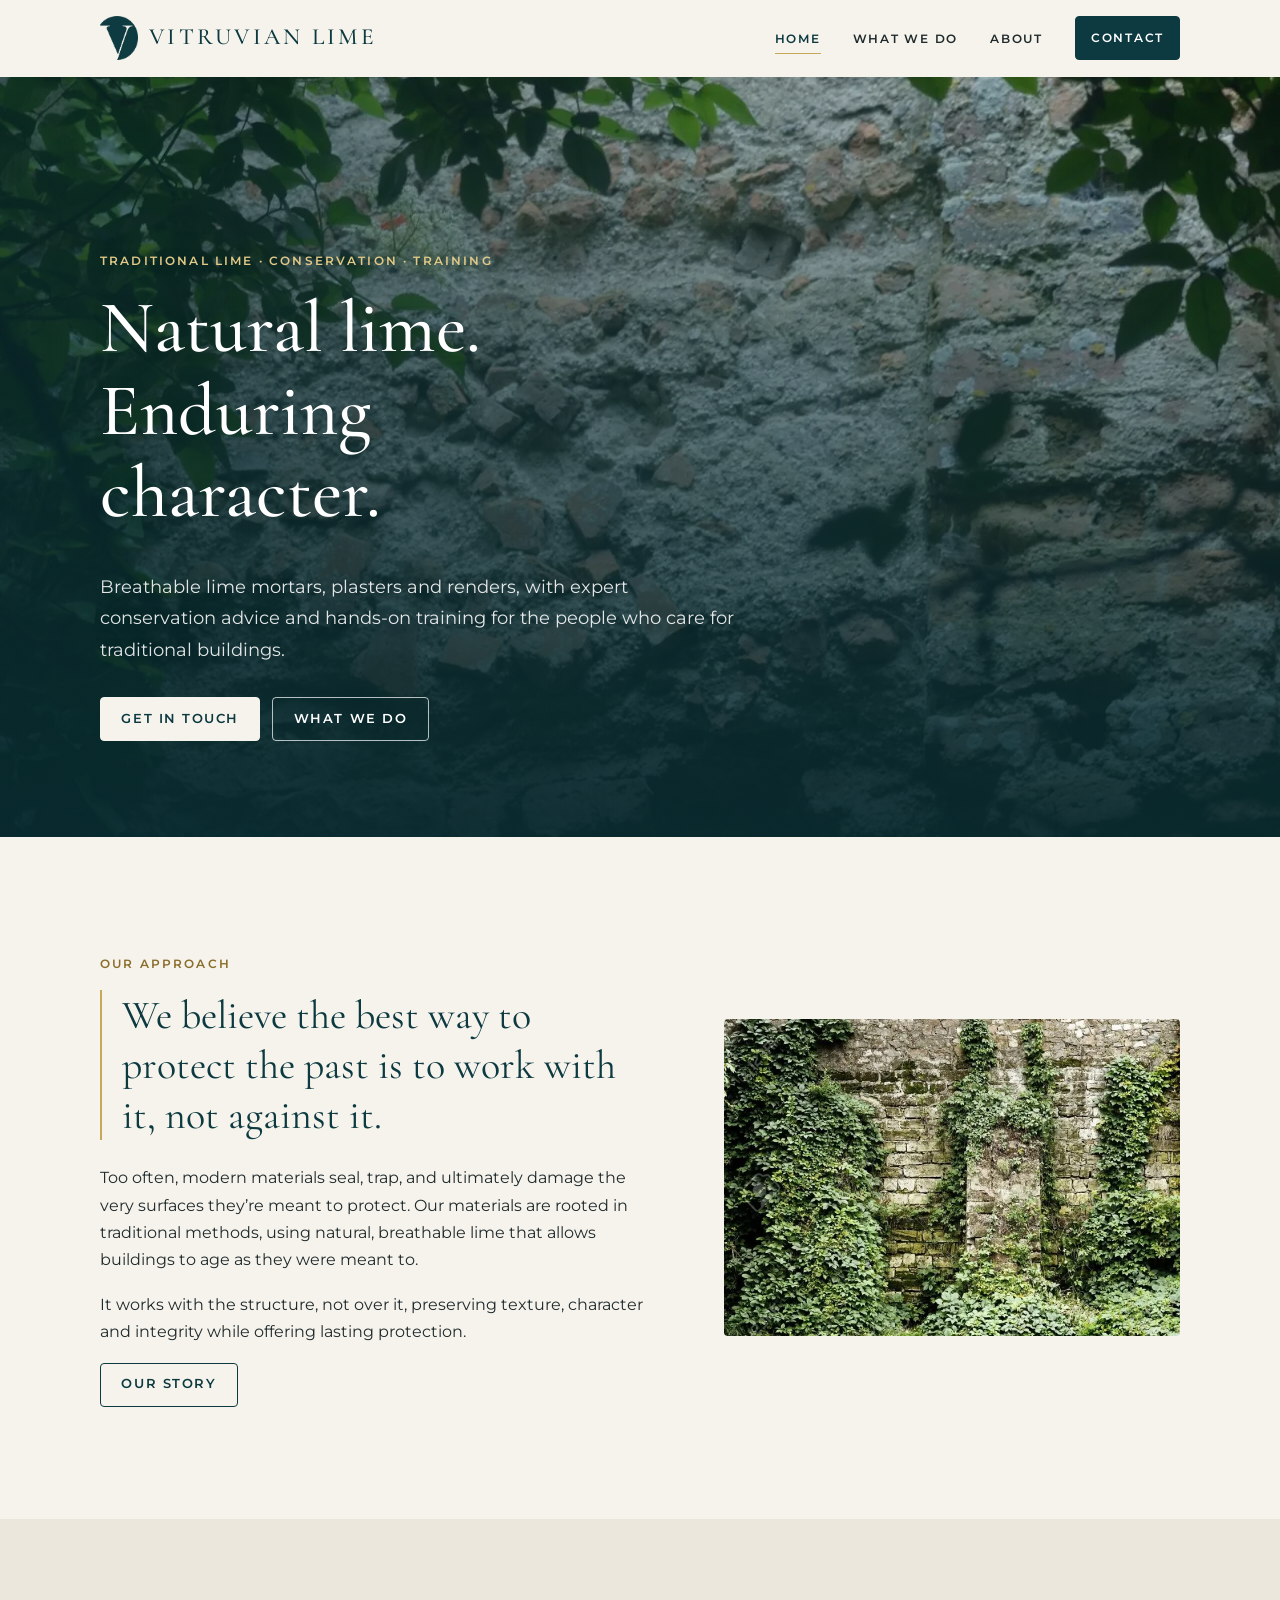
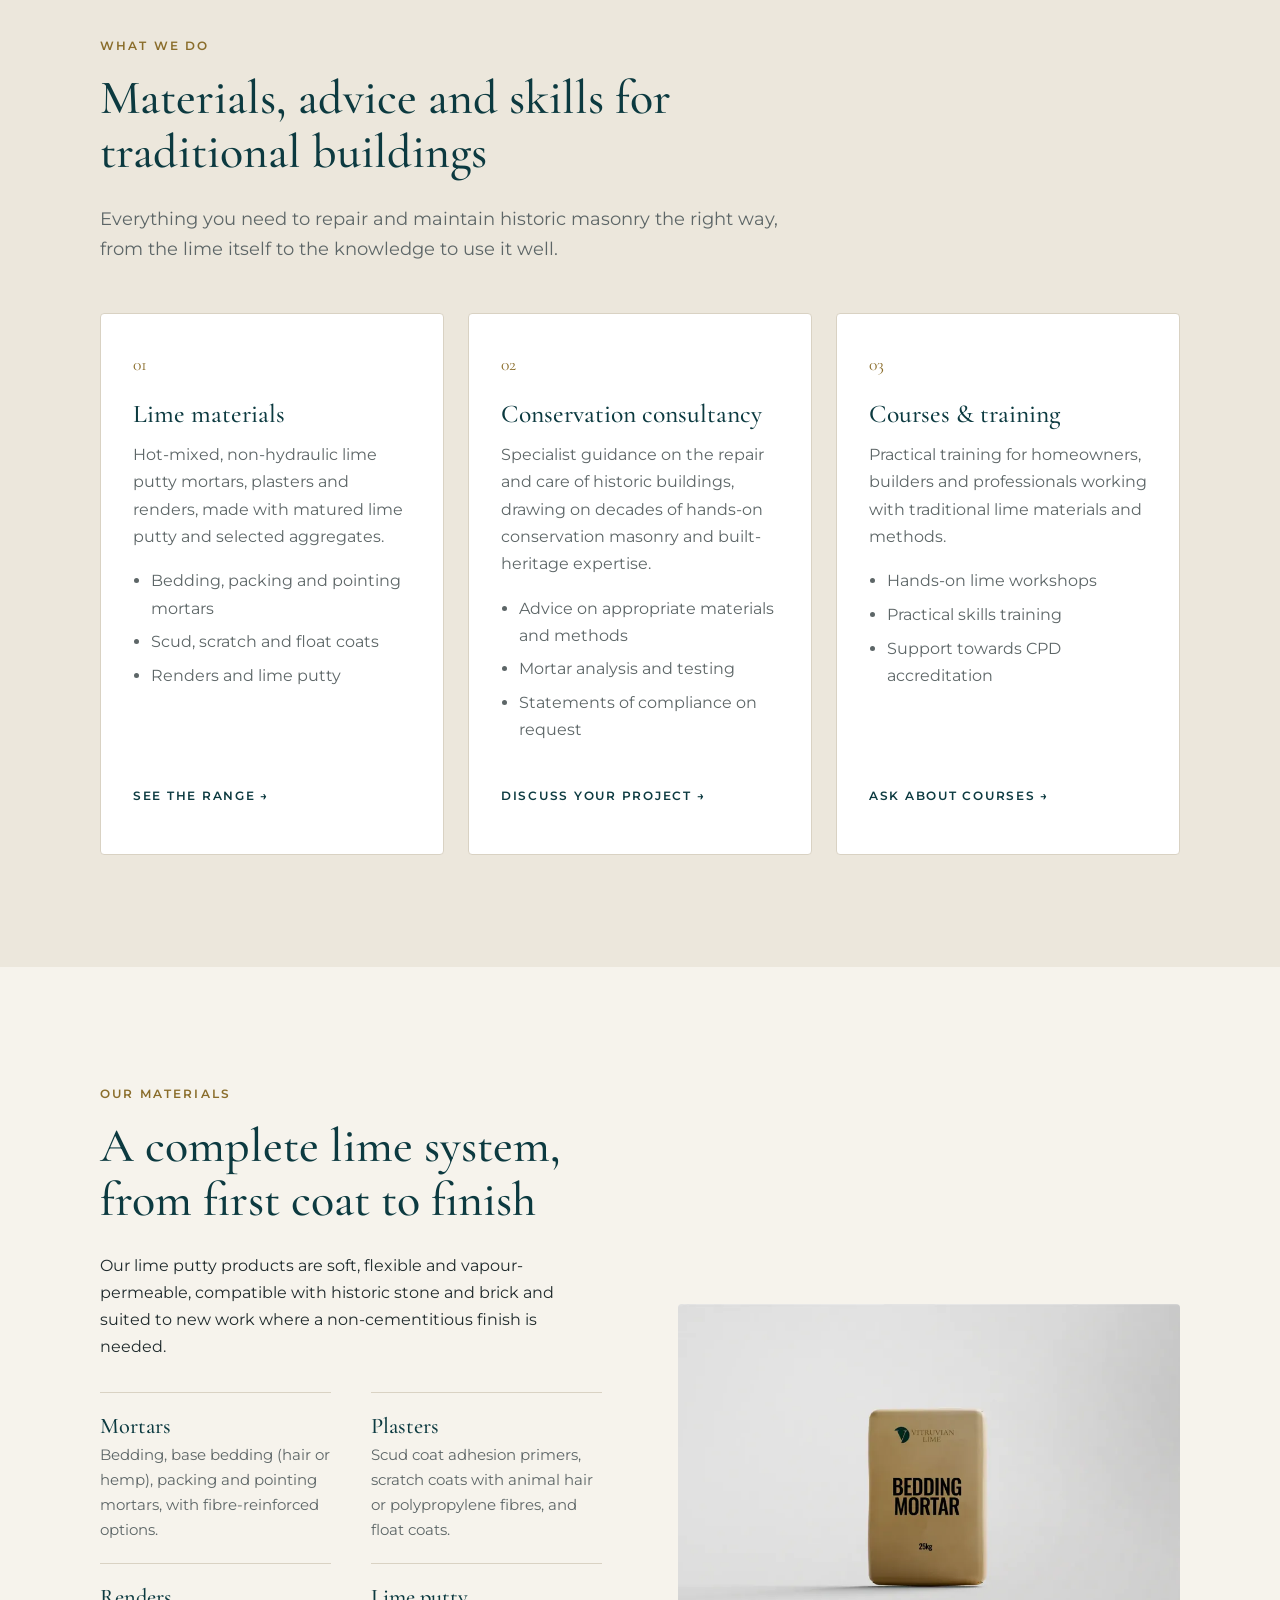
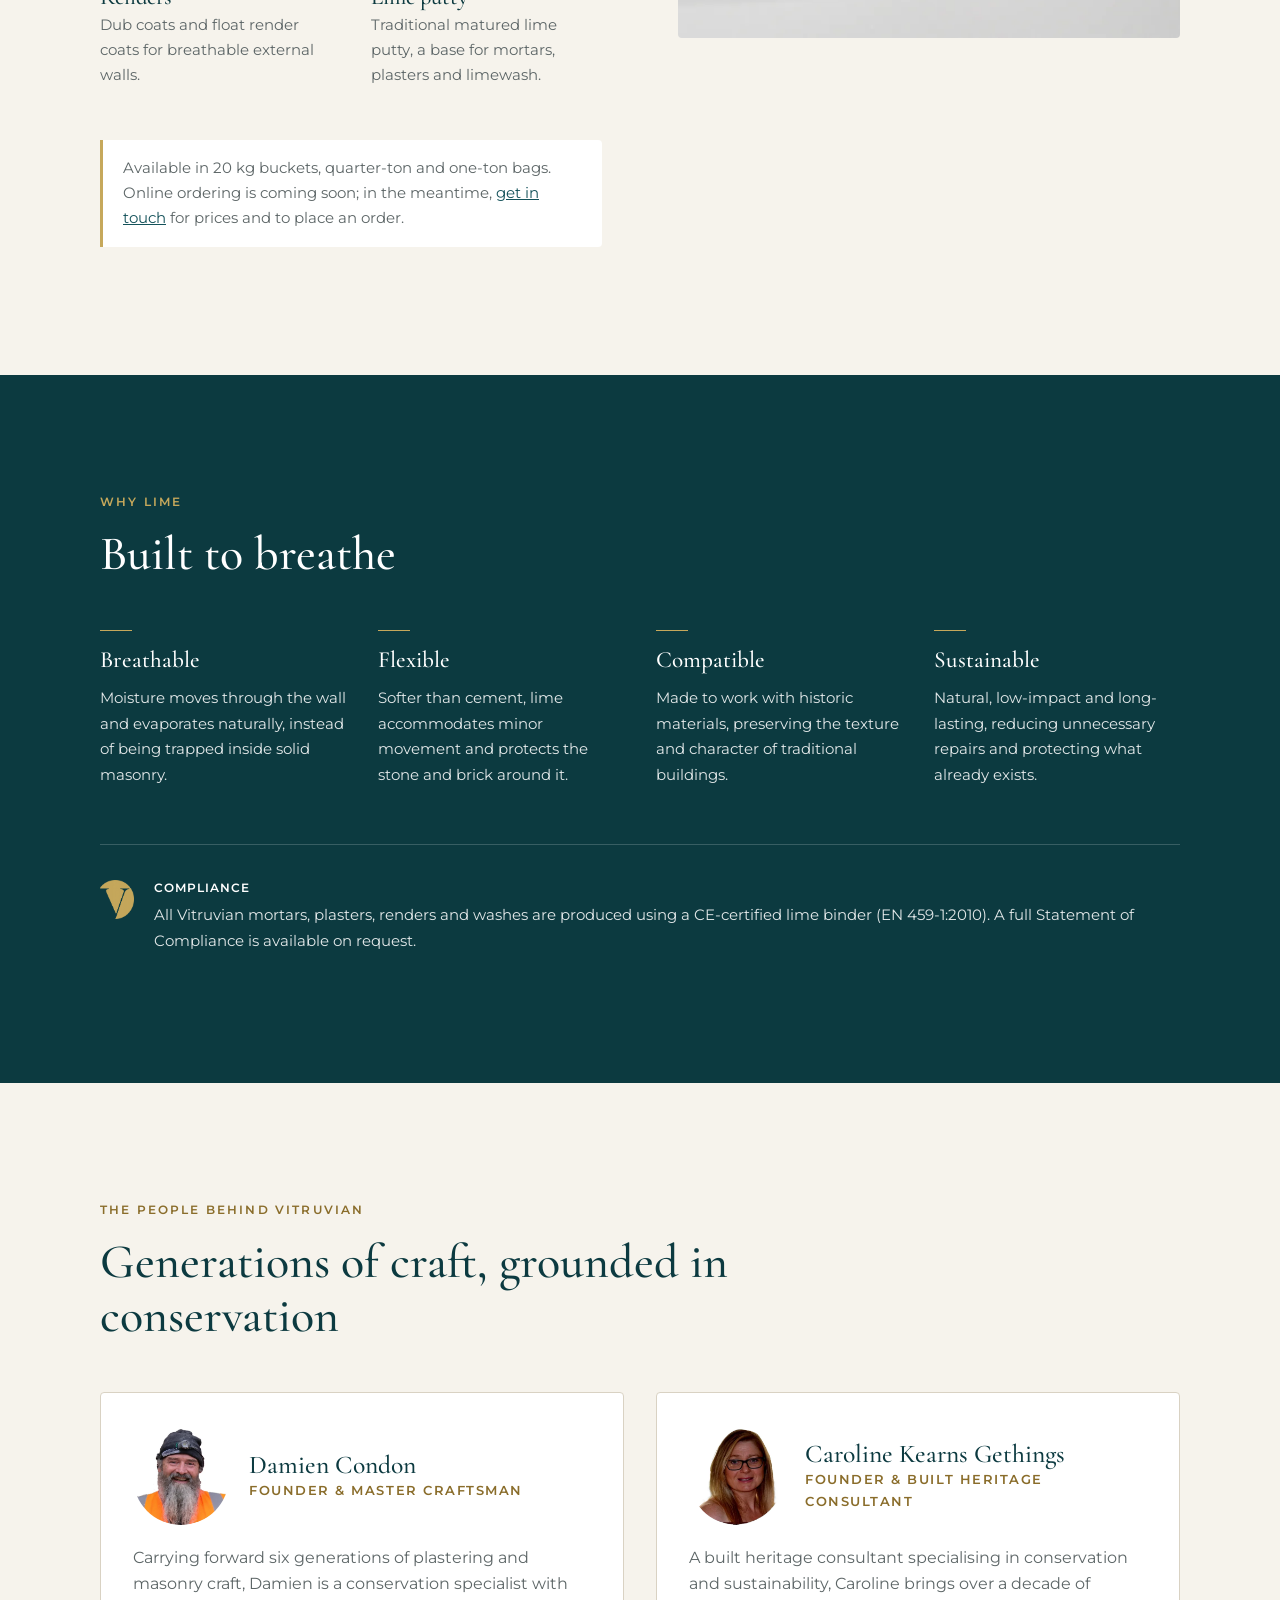
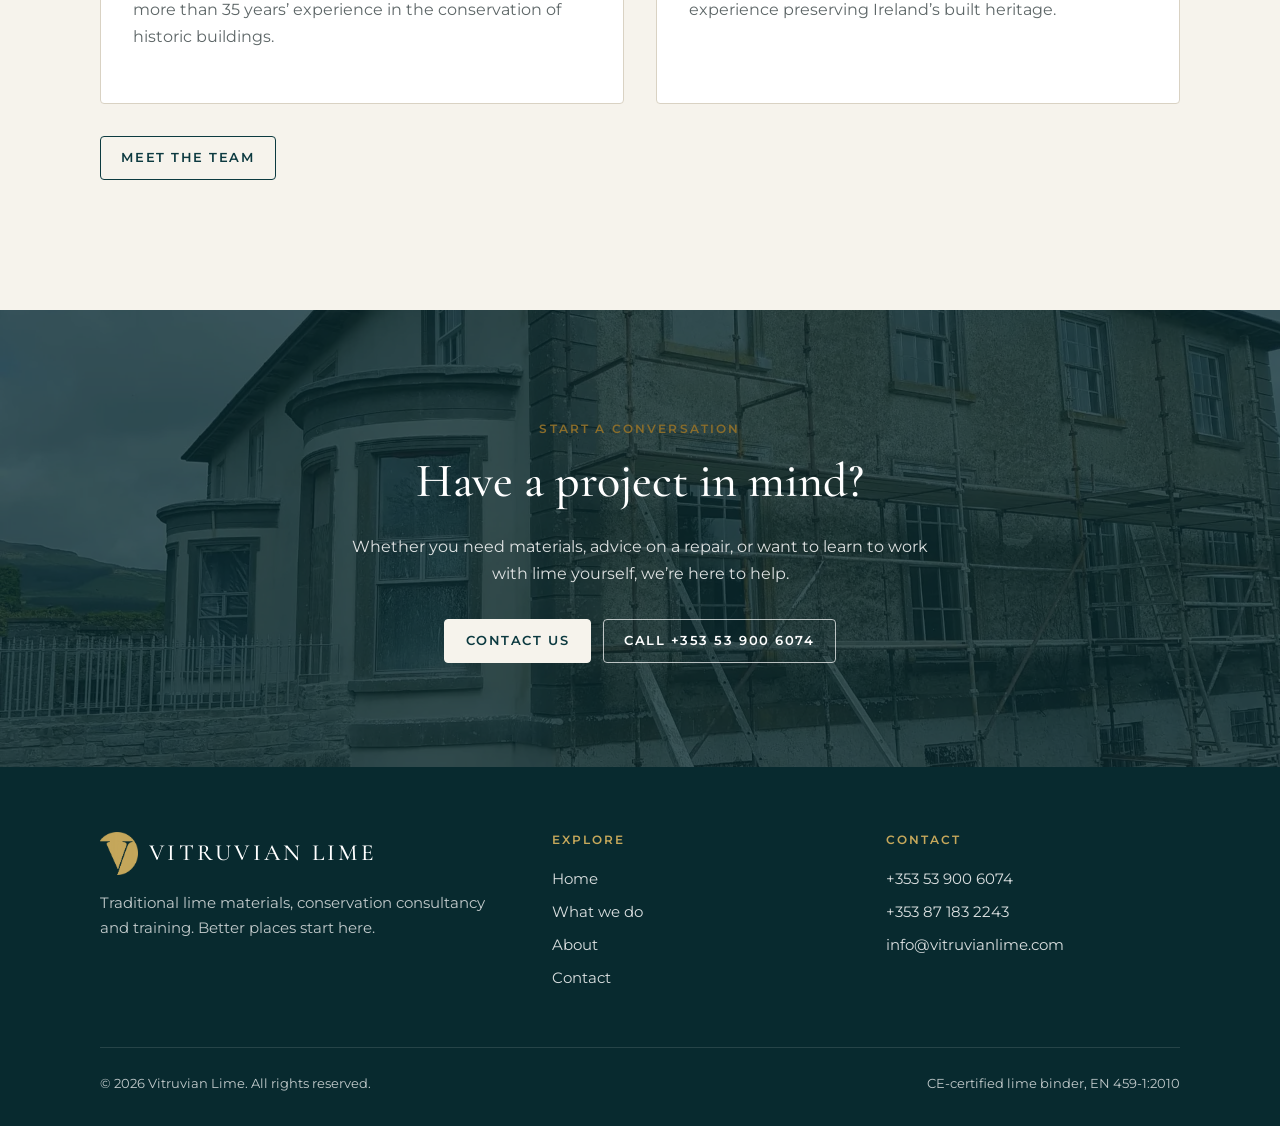
<file: index.html>
<!doctype html>
<html lang="en-IE">
<head>
  <meta charset="utf-8">
  <meta name="viewport" content="width=device-width, initial-scale=1">
  <title>Vitruvian Lime | Traditional Lime Materials, Consultancy &amp; Training</title>
  <meta name="description" content="Traditional, breathable lime mortars, plasters and renders, with conservation consultancy and hands-on lime training for historic and traditional buildings in Ireland.">
  <link rel="canonical" href="https://vitruvianlime.com/">
  <meta property="og:type" content="website">
  <meta property="og:site_name" content="Vitruvian Lime">
  <meta property="og:title" content="Vitruvian Lime | Natural lime. Enduring character.">
  <meta property="og:description" content="Traditional lime materials, conservation consultancy and hands-on training for historic and traditional buildings in Ireland.">
  <meta property="og:url" content="https://vitruvianlime.com/">
  <meta property="og:image" content="https://vitruvianlime.com/assets/img/share.jpg">
  <meta property="og:image:width" content="1200">
  <meta property="og:image:height" content="630">
  <meta property="og:image:alt" content="Vitruvian Lime: Natural lime. Enduring character.">
  <meta name="twitter:card" content="summary_large_image">
  <meta name="theme-color" content="#0c3a40">
  <link rel="icon" href="favicon.ico" sizes="any">
  <link rel="icon" type="image/png" href="favicon.png">
  <link rel="apple-touch-icon" href="apple-touch-icon.png">
  <link rel="preconnect" href="https://fonts.googleapis.com">
  <link rel="preconnect" href="https://fonts.gstatic.com" crossorigin>
  <link href="https://fonts.googleapis.com/css2?family=Cormorant+Garamond:ital,wght@0,400;0,500;0,600;1,500&family=Montserrat:wght@400;500;600&display=swap" rel="stylesheet">
  <link rel="stylesheet" href="css/styles.css">
  <script src="js/main.js" defer></script>
</head>
<body>
  <a class="skip-link" href="#main">Skip to content</a>

  <header class="site-header">
    <div class="wrap">
      <a class="brand" href="./" aria-label="Vitruvian Lime home">
        <img src="assets/img/mark-teal.png" alt="" width="38" height="43">
        <span>Vitruvian Lime</span>
      </a>
      <button class="nav-toggle" aria-expanded="false" aria-controls="site-nav" aria-label="Menu"><span></span></button>
      <nav class="nav" id="site-nav" aria-label="Main">
        <ul>
          <li><a href="./" aria-current="page">Home</a></li>
          <li><a href="./#services">What we do</a></li>
          <li><a href="about/">About</a></li>
          <li><a class="btn" href="contact/">Contact</a></li>
        </ul>
      </nav>
    </div>
  </header>

  <main id="main">
    <section class="hero">
      <img src="assets/img/rubble-wall.webp" srcset="assets/img/rubble-wall-800.webp 800w, assets/img/rubble-wall-1200.webp 1200w, assets/img/rubble-wall.webp 1600w" sizes="100vw" alt="An old brick and rubble wall with lime mortar, framed by ivy" width="1600" height="1066" fetchpriority="high">
      <div class="wrap">
        <span class="eyebrow">Traditional lime &middot; Conservation &middot; Training</span>
        <h1>Natural lime. Enduring character.</h1>
        <p>Breathable lime mortars, plasters and renders, with expert conservation advice and hands-on training for the people who care for traditional buildings.</p>
        <div class="btn-row">
          <a class="btn btn--light" href="contact/">Get in touch</a>
          <a class="btn btn--outline-light" href="#services">What we do</a>
        </div>
      </div>
    </section>

    <section class="section">
      <div class="wrap split split--wide-text">
        <div class="reveal">
          <span class="eyebrow">Our approach</span>
          <p class="pull-quote">We believe the best way to protect the past is to work with it, not against it.</p>
          <p>Too often, modern materials seal, trap, and ultimately damage the very surfaces they’re meant to protect. Our materials are rooted in traditional methods, using natural, breathable lime that allows buildings to age as they were meant to.</p>
          <p>It works with the structure, not over it, preserving texture, character and integrity while offering lasting protection.</p>
          <a class="btn btn--ghost" href="about/">Our story</a>
        </div>
        <div class="reveal">
          <img src="assets/img/ivy-stone-wall.webp" srcset="assets/img/ivy-stone-wall-800.webp 800w, assets/img/ivy-stone-wall.webp 1080w" sizes="(max-width: 860px) 100vw, 50vw" alt="An old stone wall softened with ivy" width="1080" height="750" loading="lazy">
        </div>
      </div>
    </section>

    <section class="section section--stone" id="services">
      <div class="wrap">
        <div class="section-head reveal">
          <span class="eyebrow">What we do</span>
          <h2>Materials, advice and skills for traditional buildings</h2>
          <p class="lead">Everything you need to repair and maintain historic masonry the right way, from the lime itself to the knowledge to use it well.</p>
        </div>
        <div class="cards">
          <article class="card reveal">
            <span class="num">01</span>
            <h3>Lime materials</h3>
            <p>Hot-mixed, non-hydraulic lime putty mortars, plasters and renders, made with matured lime putty and selected aggregates.</p>
            <ul>
              <li>Bedding, packing and pointing mortars</li>
              <li>Scud, scratch and float coats</li>
              <li>Renders and lime putty</li>
            </ul>
            <a class="card-link" href="#materials">See the range &rarr;</a>
          </article>
          <article class="card reveal">
            <span class="num">02</span>
            <h3>Conservation consultancy</h3>
            <p>Specialist guidance on the repair and care of historic buildings, drawing on decades of hands-on conservation masonry and built-heritage expertise.</p>
            <ul>
              <li>Advice on appropriate materials and methods</li>
              <li>Mortar analysis and testing</li>
              <li>Statements of compliance on request</li>
            </ul>
            <a class="card-link" href="contact/?topic=consultancy">Discuss your project &rarr;</a>
          </article>
          <article class="card reveal">
            <span class="num">03</span>
            <h3>Courses &amp; training</h3>
            <p>Practical training for homeowners, builders and professionals working with traditional lime materials and methods.</p>
            <ul>
              <li>Hands-on lime workshops</li>
              <li>Practical skills training</li>
              <li>Support towards CPD accreditation</li>
            </ul>
            <a class="card-link" href="contact/?topic=training">Ask about courses &rarr;</a>
          </article>
        </div>
      </div>
    </section>

    <section class="section" id="materials">
      <div class="wrap split">
        <div class="reveal">
          <span class="eyebrow">Our materials</span>
          <h2>A complete lime system, from first coat to finish</h2>
          <p>Our lime putty products are soft, flexible and vapour-permeable, compatible with historic stone and brick and suited to new work where a non-cementitious finish is needed.</p>
          <div class="ranges">
            <div class="range">
              <h3>Mortars</h3>
              <p>Bedding, base bedding (hair or hemp), packing and pointing mortars, with fibre-reinforced options.</p>
            </div>
            <div class="range">
              <h3>Plasters</h3>
              <p>Scud coat adhesion primers, scratch coats with animal hair or polypropylene fibres, and float coats.</p>
            </div>
            <div class="range">
              <h3>Renders</h3>
              <p>Dub coats and float render coats for breathable external walls.</p>
            </div>
            <div class="range">
              <h3>Lime putty</h3>
              <p>Traditional matured lime putty, a base for mortars, plasters and limewash.</p>
            </div>
          </div>
          <p class="note">Available in 20&nbsp;kg buckets, quarter-ton and one-ton bags. Online ordering is coming soon; in the meantime, <a href="contact/?topic=order">get in touch</a> for prices and to place an order.</p>
        </div>
        <div class="reveal">
          <img src="assets/img/bag-bedding.webp" alt="A bag of Vitruvian Lime bedding mortar" width="900" height="600" loading="lazy">
        </div>
      </div>
    </section>

    <section class="section section--teal">
      <div class="wrap">
        <div class="section-head reveal">
          <span class="eyebrow">Why lime</span>
          <h2>Built to breathe</h2>
        </div>
        <div class="benefits">
          <div class="benefit reveal">
            <h3>Breathable</h3>
            <p>Moisture moves through the wall and evaporates naturally, instead of being trapped inside solid masonry.</p>
          </div>
          <div class="benefit reveal">
            <h3>Flexible</h3>
            <p>Softer than cement, lime accommodates minor movement and protects the stone and brick around it.</p>
          </div>
          <div class="benefit reveal">
            <h3>Compatible</h3>
            <p>Made to work with historic materials, preserving the texture and character of traditional buildings.</p>
          </div>
          <div class="benefit reveal">
            <h3>Sustainable</h3>
            <p>Natural, low-impact and long-lasting, reducing unnecessary repairs and protecting what already exists.</p>
          </div>
        </div>
        <div class="compliance reveal">
          <img src="assets/img/mark-gold.png" alt="" width="34" height="39">
          <p><strong>Compliance</strong>All Vitruvian mortars, plasters, renders and washes are produced using a CE-certified lime binder (EN&nbsp;459-1:2010). A full Statement of Compliance is available on request.</p>
        </div>
      </div>
    </section>

    <section class="section">
      <div class="wrap">
        <div class="section-head reveal">
          <span class="eyebrow">The people behind Vitruvian</span>
          <h2>Generations of craft, grounded in conservation</h2>
        </div>
        <div class="team">
          <article class="person reveal">
            <div class="person-head">
              <img src="assets/img/damien-condon.webp" alt="Damien Condon" width="360" height="360" loading="lazy">
              <div>
                <h3>Damien Condon</h3>
                <p>Founder &amp; Master Craftsman</p>
              </div>
            </div>
            <p>Carrying forward six generations of plastering and masonry craft, Damien is a conservation specialist with more than 35 years’ experience in the conservation of historic buildings.</p>
          </article>
          <article class="person reveal">
            <div class="person-head">
              <img src="assets/img/caroline-gethings.webp" alt="Caroline Kearns Gethings" width="360" height="360" loading="lazy">
              <div>
                <h3>Caroline Kearns Gethings</h3>
                <p>Founder &amp; Built Heritage Consultant</p>
              </div>
            </div>
            <p>A built heritage consultant specialising in conservation and sustainability, Caroline brings over a decade of experience preserving Ireland’s built heritage.</p>
          </article>
        </div>
        <p style="margin-top:2rem"><a class="btn btn--ghost" href="about/#team">Meet the team</a></p>
      </div>
    </section>

    <section class="cta">
      <img src="assets/img/hero-tipperary.webp" srcset="assets/img/hero-tipperary-800.webp 800w, assets/img/hero-tipperary.webp 1920w" sizes="(max-width: 860px) 50vw, 100vw" alt="" width="1920" height="1080" loading="lazy">
      <div class="wrap reveal">
        <span class="eyebrow">Start a conversation</span>
        <h2>Have a project in mind?</h2>
        <p>Whether you need materials, advice on a repair, or want to learn to work with lime yourself, we’re here to help.</p>
        <div class="btn-row">
          <a class="btn btn--light" href="contact/">Contact us</a>
          <a class="btn btn--outline-light" href="tel:+353539006074">Call +353 53 900 6074</a>
        </div>
      </div>
    </section>
  </main>

  <footer class="site-footer">
    <div class="wrap">
      <div class="footer-grid">
        <div>
          <a class="brand" href="./">
            <img src="assets/img/mark-gold.png" alt="" width="38" height="43">
            <span>Vitruvian Lime</span>
          </a>
          <p>Traditional lime materials, conservation consultancy and training. Better places start here.</p>
        </div>
        <div>
          <h4>Explore</h4>
          <ul>
            <li><a href="./">Home</a></li>
            <li><a href="./#services">What we do</a></li>
            <li><a href="about/">About</a></li>
            <li><a href="contact/">Contact</a></li>
          </ul>
        </div>
        <div>
          <h4>Contact</h4>
          <ul>
            <li><a href="tel:+353539006074">+353 53 900 6074</a></li>
            <li><a href="tel:+353871832243">+353 87 183 2243</a></li>
            <li data-email-row><a data-email href="#"></a></li>
          </ul>
        </div>
      </div>
      <div class="footer-base">
        <span>&copy; <span data-year>2026</span> Vitruvian Lime. All rights reserved.</span>
        <span>CE-certified lime binder, EN&nbsp;459-1:2010</span>
      </div>
    </div>
  </footer>
</body>
</html>
</file>
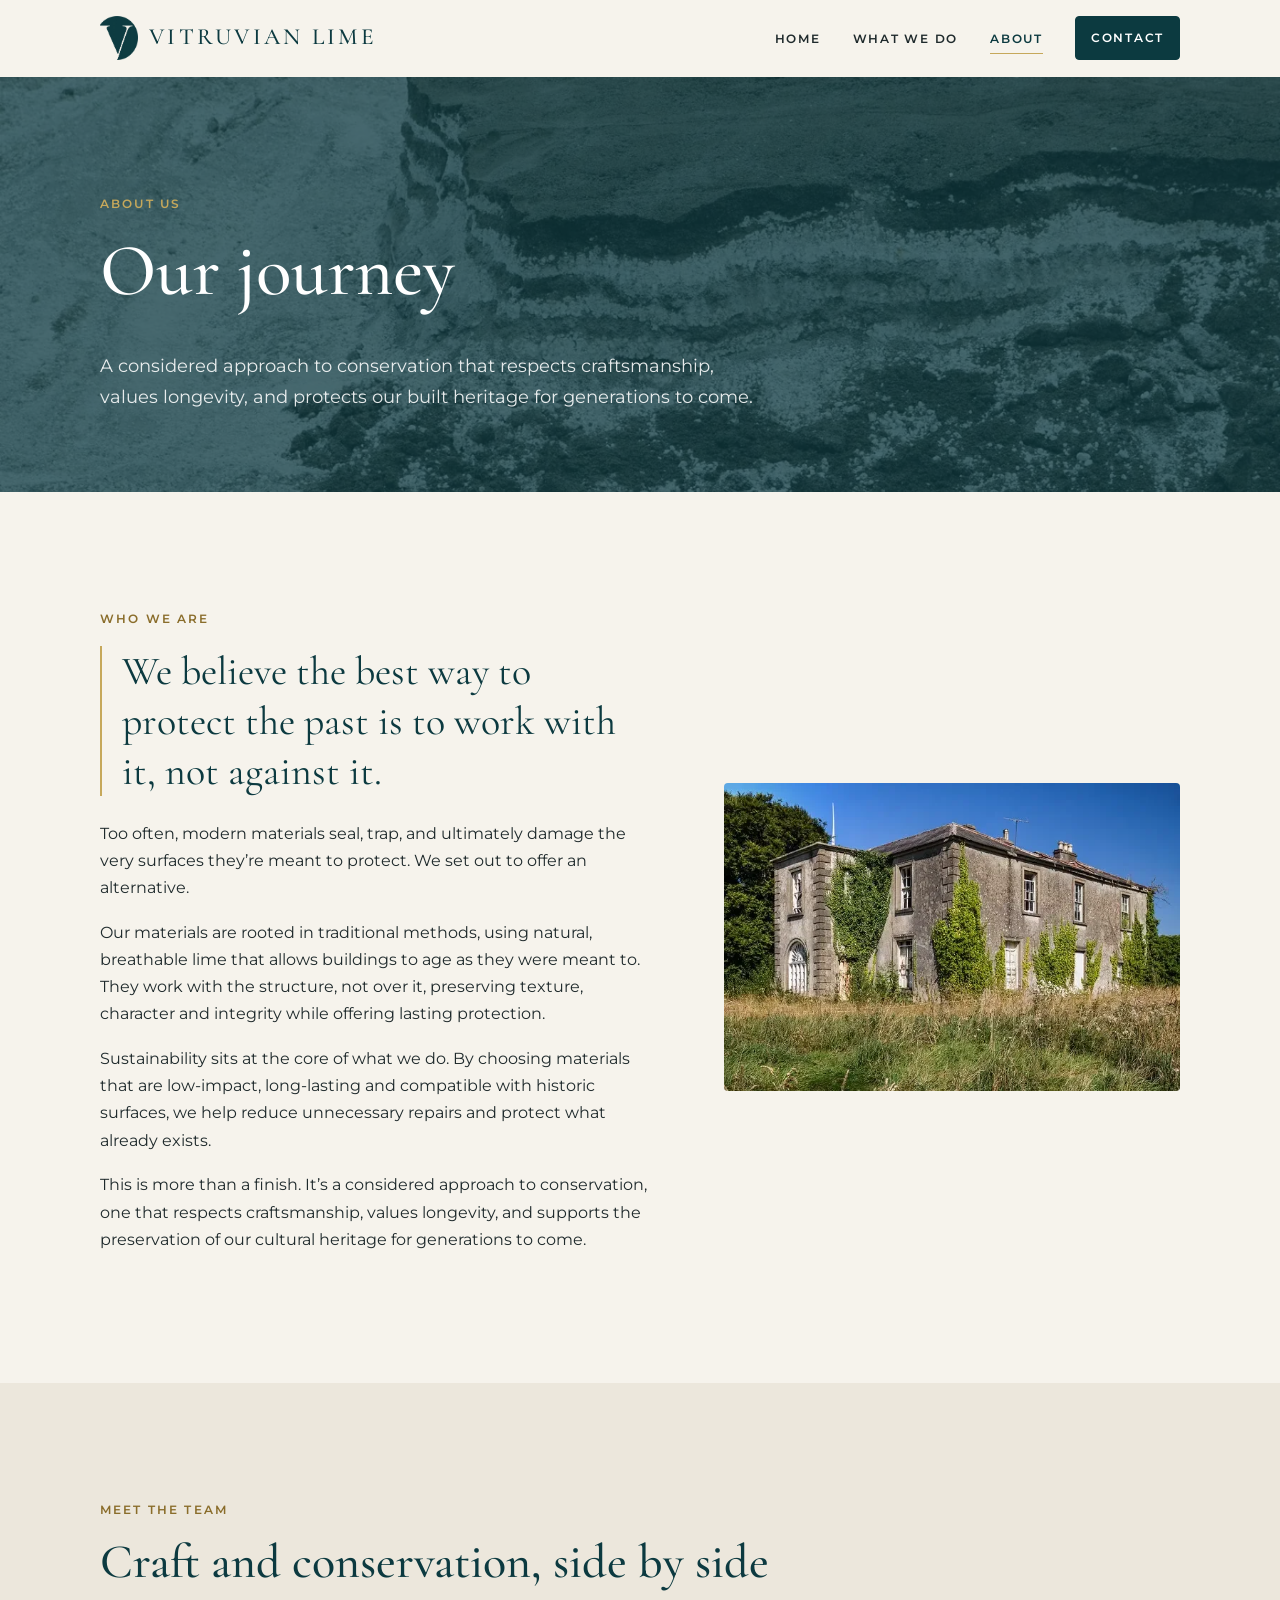
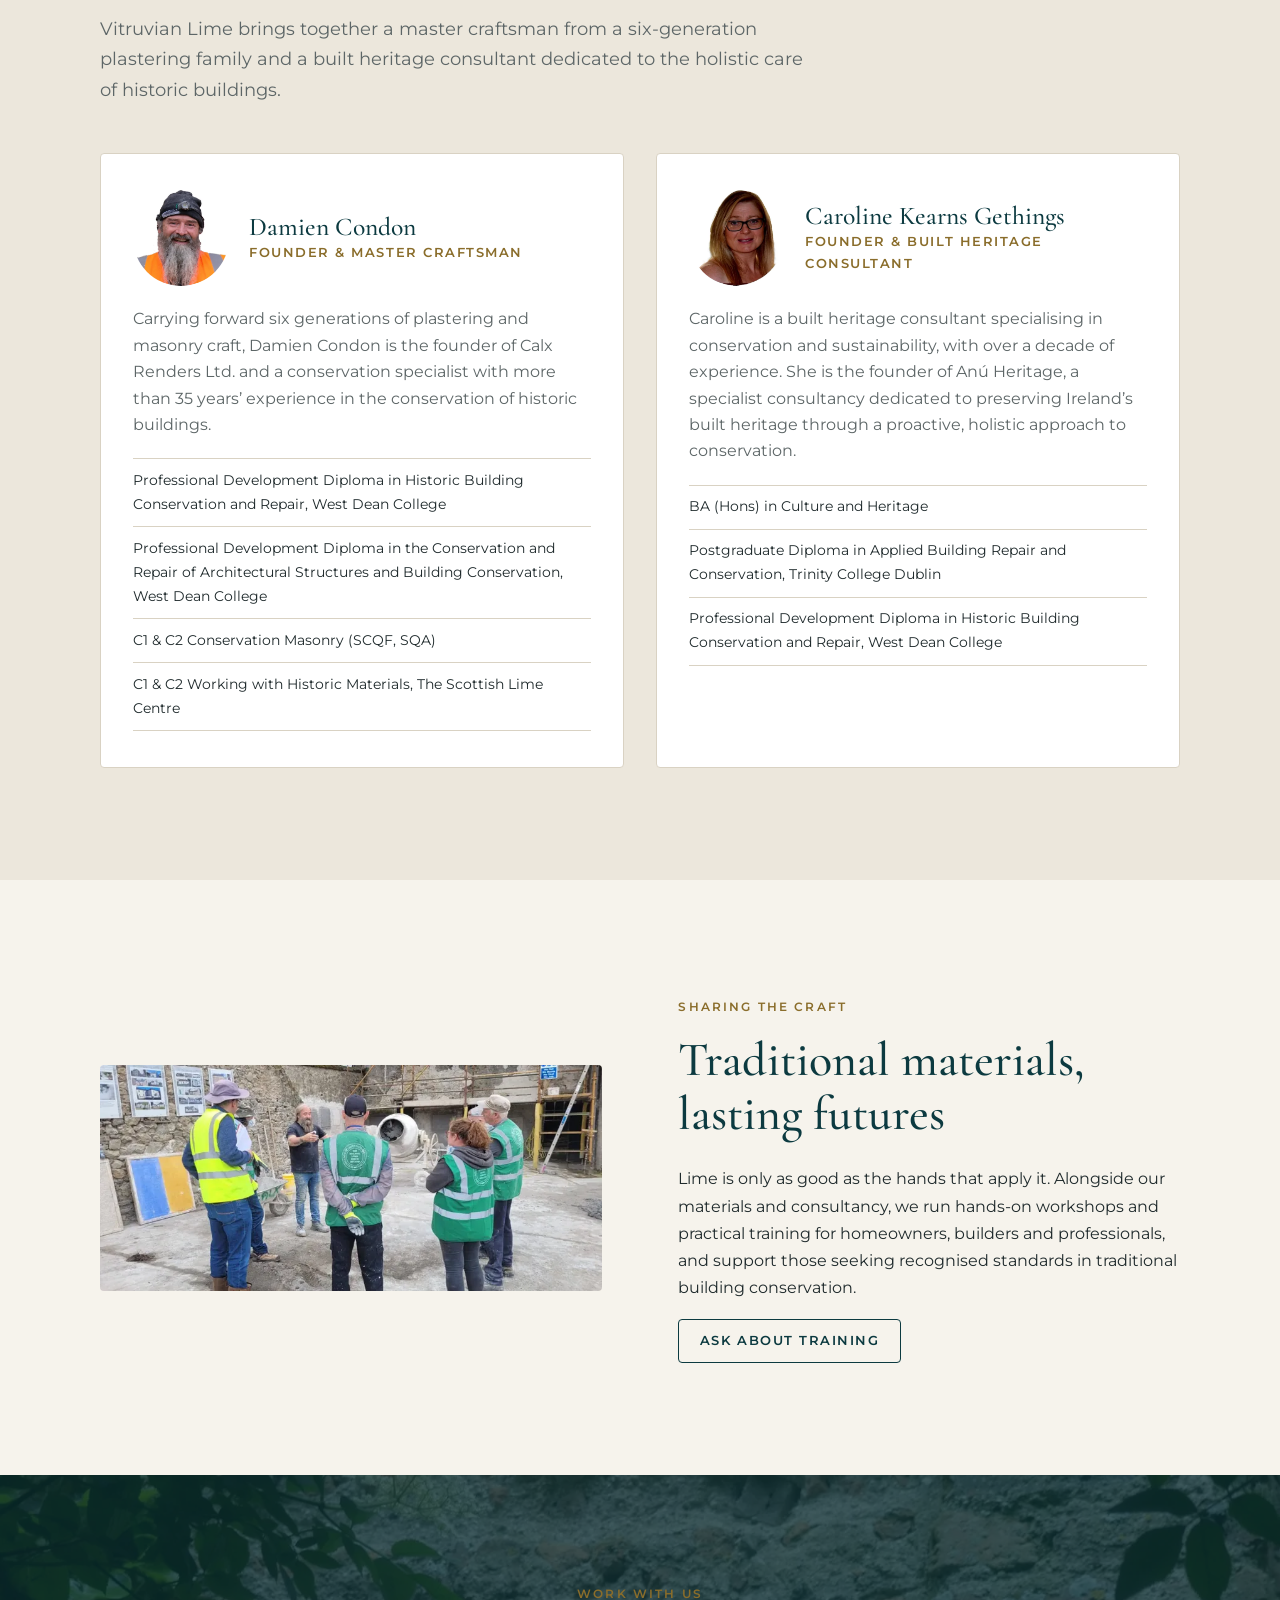
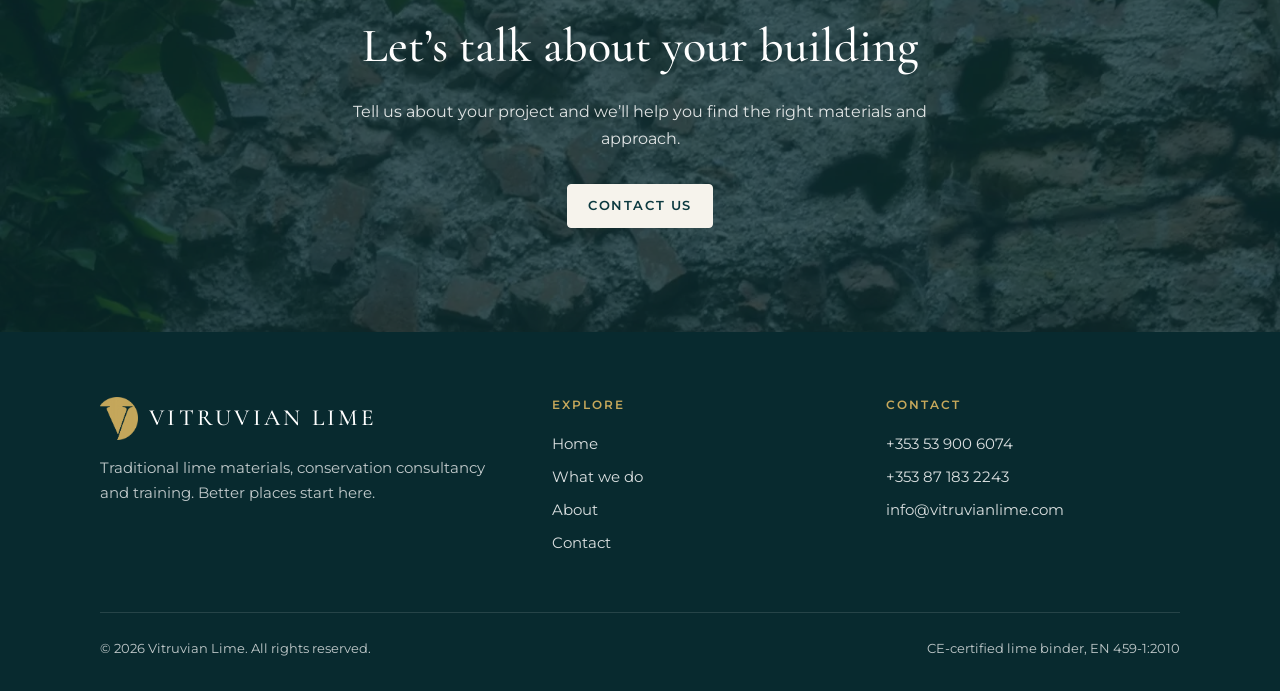
<file: about/index.html>
<!doctype html>
<html lang="en-IE">
<head>
  <meta charset="utf-8">
  <meta name="viewport" content="width=device-width, initial-scale=1">
  <title>About | Vitruvian Lime</title>
  <meta name="description" content="Vitruvian Lime was founded by conservation specialists Damien Condon and Caroline Kearns Gethings to offer a breathable, traditional alternative to modern materials.">
  <link rel="canonical" href="https://vitruvianlime.com/about/">
  <meta property="og:type" content="website">
  <meta property="og:site_name" content="Vitruvian Lime">
  <meta property="og:title" content="About Vitruvian Lime">
  <meta property="og:description" content="Founded by conservation specialists Damien Condon and Caroline Kearns Gethings to offer a breathable, traditional alternative to modern materials.">
  <meta property="og:url" content="https://vitruvianlime.com/about/">
  <meta property="og:image" content="https://vitruvianlime.com/assets/img/share.jpg">
  <meta property="og:image:width" content="1200">
  <meta property="og:image:height" content="630">
  <meta property="og:image:alt" content="Vitruvian Lime: Natural lime. Enduring character.">
  <meta name="twitter:card" content="summary_large_image">
  <meta name="theme-color" content="#0c3a40">
  <link rel="icon" href="../favicon.ico" sizes="any">
  <link rel="icon" type="image/png" href="../favicon.png">
  <link rel="apple-touch-icon" href="../apple-touch-icon.png">
  <link rel="preconnect" href="https://fonts.googleapis.com">
  <link rel="preconnect" href="https://fonts.gstatic.com" crossorigin>
  <link href="https://fonts.googleapis.com/css2?family=Cormorant+Garamond:ital,wght@0,400;0,500;0,600;1,500&family=Montserrat:wght@400;500;600&display=swap" rel="stylesheet">
  <link rel="stylesheet" href="../css/styles.css">
  <script src="../js/main.js" defer></script>
</head>
<body>
  <a class="skip-link" href="#main">Skip to content</a>

  <header class="site-header">
    <div class="wrap">
      <a class="brand" href="../" aria-label="Vitruvian Lime home">
        <img src="../assets/img/mark-teal.png" alt="" width="38" height="43">
        <span>Vitruvian Lime</span>
      </a>
      <button class="nav-toggle" aria-expanded="false" aria-controls="site-nav" aria-label="Menu"><span></span></button>
      <nav class="nav" id="site-nav" aria-label="Main">
        <ul>
          <li><a href="../">Home</a></li>
          <li><a href="../#services">What we do</a></li>
          <li><a href="../about/" aria-current="page">About</a></li>
          <li><a class="btn" href="../contact/">Contact</a></li>
        </ul>
      </nav>
    </div>
  </header>

  <main id="main">
    <section class="page-hero">
      <img src="../assets/img/lime-in-stone.webp" srcset="../assets/img/lime-in-stone-800.webp 800w, ../assets/img/lime-in-stone.webp 1400w" sizes="(max-width: 860px) 50vw, 100vw" alt="" width="1400" height="933">
      <div class="wrap">
        <span class="eyebrow">About us</span>
        <h1>Our journey</h1>
        <p>A considered approach to conservation that respects craftsmanship, values longevity, and protects our built heritage for generations to come.</p>
      </div>
    </section>

    <section class="section">
      <div class="wrap split split--wide-text">
        <div class="reveal">
          <span class="eyebrow">Who we are</span>
          <p class="pull-quote">We believe the best way to protect the past is to work with it, not against it.</p>
          <p>Too often, modern materials seal, trap, and ultimately damage the very surfaces they’re meant to protect. We set out to offer an alternative.</p>
          <p>Our materials are rooted in traditional methods, using natural, breathable lime that allows buildings to age as they were meant to. They work with the structure, not over it, preserving texture, character and integrity while offering lasting protection.</p>
          <p>Sustainability sits at the core of what we do. By choosing materials that are low-impact, long-lasting and compatible with historic surfaces, we help reduce unnecessary repairs and protect what already exists.</p>
          <p>This is more than a finish. It’s a considered approach to conservation, one that respects craftsmanship, values longevity, and supports the preservation of our cultural heritage for generations to come.</p>
        </div>
        <div class="reveal">
          <img src="../assets/img/country-house.webp" alt="An ivy-covered country house" width="640" height="432" loading="lazy">
        </div>
      </div>
    </section>

    <section class="section section--stone" id="team">
      <div class="wrap">
        <div class="section-head reveal">
          <span class="eyebrow">Meet the team</span>
          <h2>Craft and conservation, side by side</h2>
          <p class="lead">Vitruvian Lime brings together a master craftsman from a six-generation plastering family and a built heritage consultant dedicated to the holistic care of historic buildings.</p>
        </div>
        <div class="team">
          <article class="person reveal">
            <div class="person-head">
              <img src="../assets/img/damien-condon.webp" alt="Damien Condon" width="360" height="360" loading="lazy">
              <div>
                <h3>Damien Condon</h3>
                <p>Founder &amp; Master Craftsman</p>
              </div>
            </div>
            <p>Carrying forward six generations of plastering and masonry craft, Damien Condon is the founder of Calx Renders Ltd. and a conservation specialist with more than 35 years’ experience in the conservation of historic buildings.</p>
            <ul class="creds">
              <li>Professional Development Diploma in Historic Building Conservation and Repair, West Dean College</li>
              <li>Professional Development Diploma in the Conservation and Repair of Architectural Structures and Building Conservation, West Dean College</li>
              <li>C1 &amp; C2 Conservation Masonry (SCQF, SQA)</li>
              <li>C1 &amp; C2 Working with Historic Materials, The Scottish Lime Centre</li>
            </ul>
          </article>
          <article class="person reveal">
            <div class="person-head">
              <img src="../assets/img/caroline-gethings.webp" alt="Caroline Kearns Gethings" width="360" height="360" loading="lazy">
              <div>
                <h3>Caroline Kearns Gethings</h3>
                <p>Founder &amp; Built Heritage Consultant</p>
              </div>
            </div>
            <p>Caroline is a built heritage consultant specialising in conservation and sustainability, with over a decade of experience. She is the founder of Anú Heritage, a specialist consultancy dedicated to preserving Ireland’s built heritage through a proactive, holistic approach to conservation.</p>
            <ul class="creds">
              <li>BA (Hons) in Culture and Heritage</li>
              <li>Postgraduate Diploma in Applied Building Repair and Conservation, Trinity College Dublin</li>
              <li>Professional Development Diploma in Historic Building Conservation and Repair, West Dean College</li>
            </ul>
          </article>
        </div>
      </div>
    </section>

    <section class="section">
      <div class="wrap split">
        <div class="reveal">
          <img src="../assets/img/workshop.webp" srcset="../assets/img/workshop-800.webp 800w, ../assets/img/workshop.webp 1400w" sizes="(max-width: 860px) 100vw, 50vw" alt="A group in high-visibility vests at a hands-on lime workshop" width="1400" height="630" loading="lazy">
        </div>
        <div class="reveal">
          <span class="eyebrow">Sharing the craft</span>
          <h2>Traditional materials, lasting futures</h2>
          <p>Lime is only as good as the hands that apply it. Alongside our materials and consultancy, we run hands-on workshops and practical training for homeowners, builders and professionals, and support those seeking recognised standards in traditional building conservation.</p>
          <a class="btn btn--ghost" href="../contact/?topic=training">Ask about training</a>
        </div>
      </div>
    </section>

    <section class="cta">
      <img src="../assets/img/rubble-wall.webp" srcset="../assets/img/rubble-wall-800.webp 800w, ../assets/img/rubble-wall.webp 1600w" sizes="(max-width: 860px) 50vw, 100vw" alt="" width="1600" height="1066" loading="lazy">
      <div class="wrap reveal">
        <span class="eyebrow">Work with us</span>
        <h2>Let’s talk about your building</h2>
        <p>Tell us about your project and we’ll help you find the right materials and approach.</p>
        <div class="btn-row">
          <a class="btn btn--light" href="../contact/">Contact us</a>
        </div>
      </div>
    </section>
  </main>

  <footer class="site-footer">
    <div class="wrap">
      <div class="footer-grid">
        <div>
          <a class="brand" href="../">
            <img src="../assets/img/mark-gold.png" alt="" width="38" height="43">
            <span>Vitruvian Lime</span>
          </a>
          <p>Traditional lime materials, conservation consultancy and training. Better places start here.</p>
        </div>
        <div>
          <h4>Explore</h4>
          <ul>
            <li><a href="../">Home</a></li>
            <li><a href="../#services">What we do</a></li>
            <li><a href="../about/">About</a></li>
            <li><a href="../contact/">Contact</a></li>
          </ul>
        </div>
        <div>
          <h4>Contact</h4>
          <ul>
            <li><a href="tel:+353539006074">+353 53 900 6074</a></li>
            <li><a href="tel:+353871832243">+353 87 183 2243</a></li>
            <li data-email-row><a data-email href="#"></a></li>
          </ul>
        </div>
      </div>
      <div class="footer-base">
        <span>&copy; <span data-year>2026</span> Vitruvian Lime. All rights reserved.</span>
        <span>CE-certified lime binder, EN&nbsp;459-1:2010</span>
      </div>
    </div>
  </footer>
</body>
</html>
</file>
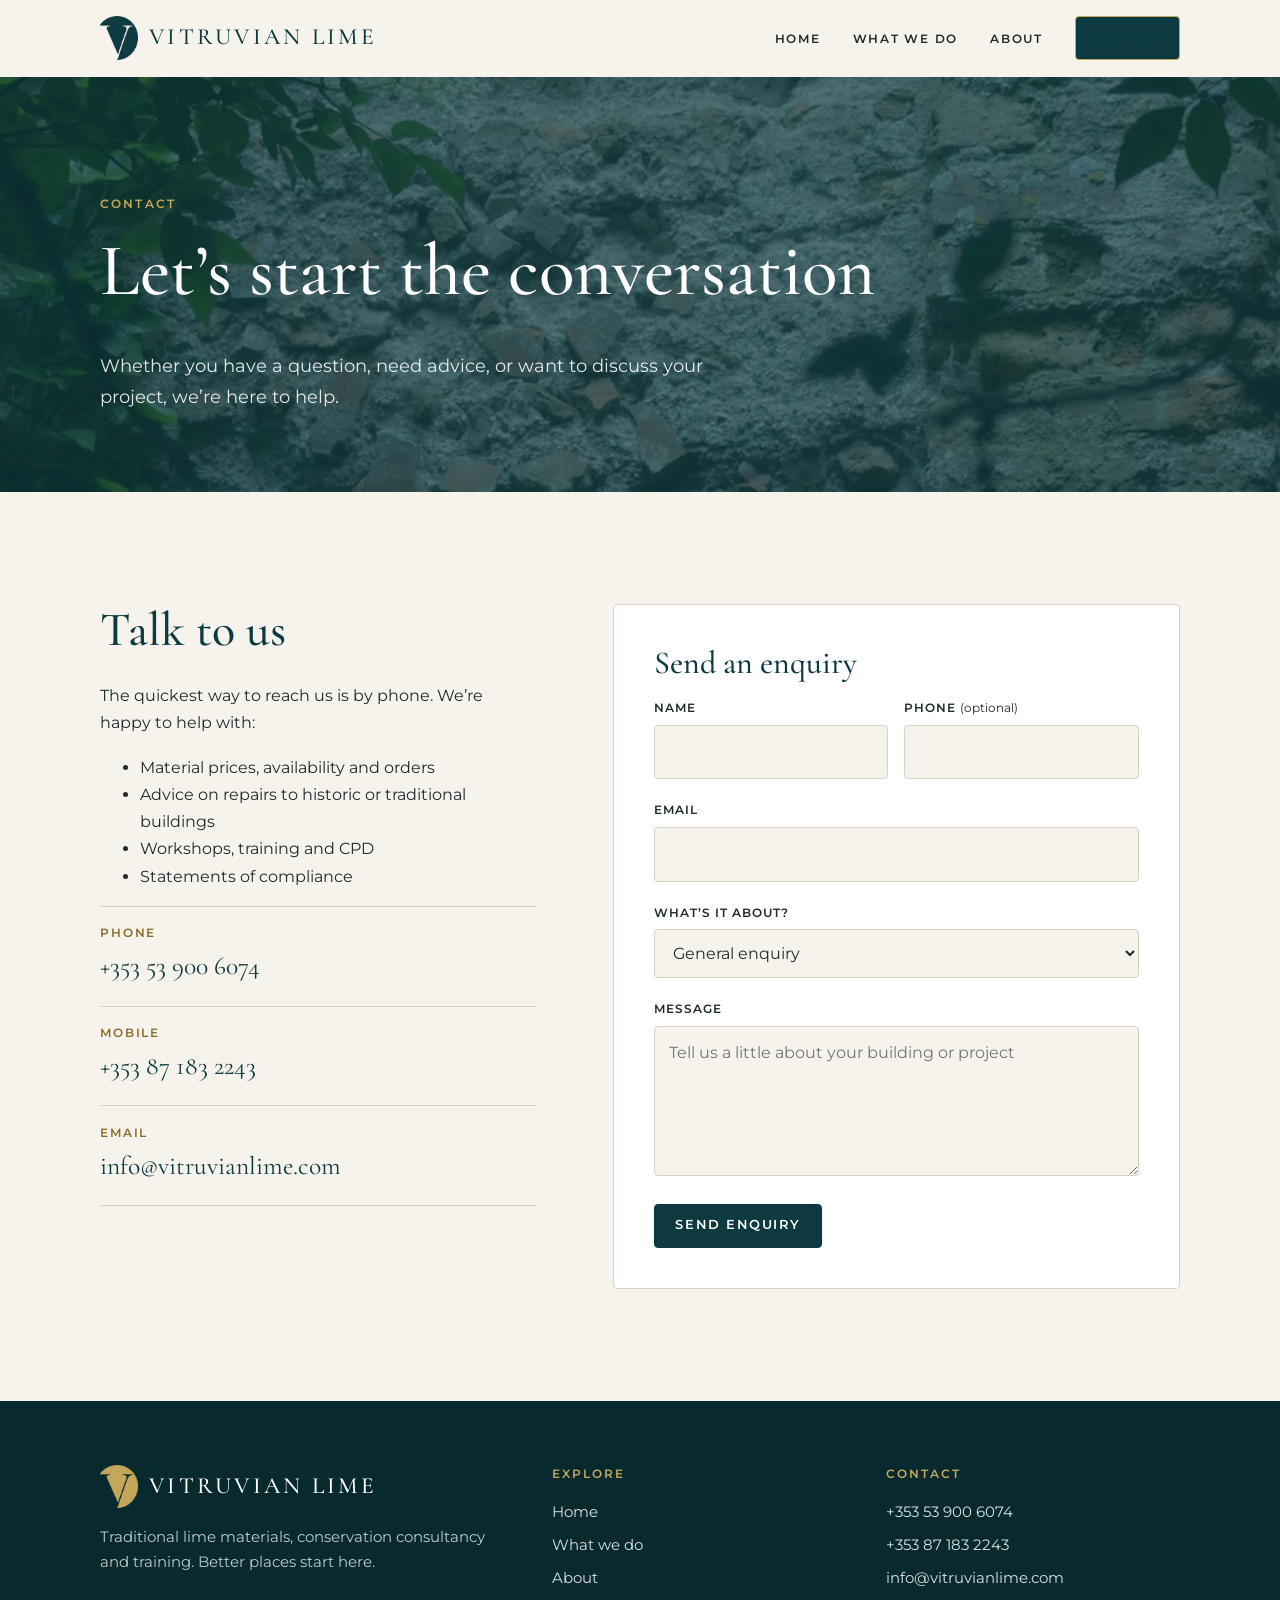
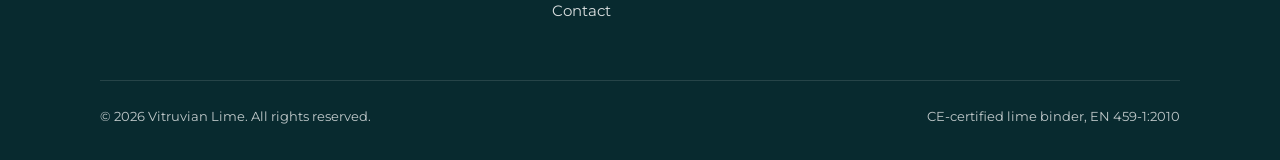
<file: contact/index.html>
<!doctype html>
<html lang="en-IE">
<head>
  <meta charset="utf-8">
  <meta name="viewport" content="width=device-width, initial-scale=1">
  <title>Contact | Vitruvian Lime</title>
  <meta name="description" content="Get in touch with Vitruvian Lime about lime materials, conservation consultancy, or courses and training.">
  <link rel="canonical" href="https://vitruvianlime.com/contact/">
  <meta property="og:type" content="website">
  <meta property="og:site_name" content="Vitruvian Lime">
  <meta property="og:title" content="Contact Vitruvian Lime">
  <meta property="og:description" content="Get in touch about lime materials, conservation consultancy, or courses and training.">
  <meta property="og:url" content="https://vitruvianlime.com/contact/">
  <meta property="og:image" content="https://vitruvianlime.com/assets/img/share.jpg">
  <meta property="og:image:width" content="1200">
  <meta property="og:image:height" content="630">
  <meta property="og:image:alt" content="Vitruvian Lime: Natural lime. Enduring character.">
  <meta name="twitter:card" content="summary_large_image">
  <meta name="theme-color" content="#0c3a40">
  <link rel="icon" href="../favicon.ico" sizes="any">
  <link rel="icon" type="image/png" href="../favicon.png">
  <link rel="apple-touch-icon" href="../apple-touch-icon.png">
  <link rel="preconnect" href="https://fonts.googleapis.com">
  <link rel="preconnect" href="https://fonts.gstatic.com" crossorigin>
  <link href="https://fonts.googleapis.com/css2?family=Cormorant+Garamond:ital,wght@0,400;0,500;0,600;1,500&family=Montserrat:wght@400;500;600&display=swap" rel="stylesheet">
  <link rel="stylesheet" href="../css/styles.css">
  <script src="../js/main.js" defer></script>
</head>
<body>
  <a class="skip-link" href="#main">Skip to content</a>

  <header class="site-header">
    <div class="wrap">
      <a class="brand" href="../" aria-label="Vitruvian Lime home">
        <img src="../assets/img/mark-teal.png" alt="" width="38" height="43">
        <span>Vitruvian Lime</span>
      </a>
      <button class="nav-toggle" aria-expanded="false" aria-controls="site-nav" aria-label="Menu"><span></span></button>
      <nav class="nav" id="site-nav" aria-label="Main">
        <ul>
          <li><a href="../">Home</a></li>
          <li><a href="../#services">What we do</a></li>
          <li><a href="../about/">About</a></li>
          <li><a class="btn" href="../contact/" aria-current="page">Contact</a></li>
        </ul>
      </nav>
    </div>
  </header>

  <main id="main">
    <section class="page-hero">
      <img src="../assets/img/rubble-wall.webp" srcset="../assets/img/rubble-wall-800.webp 800w, ../assets/img/rubble-wall.webp 1600w" sizes="(max-width: 860px) 50vw, 100vw" alt="" width="1600" height="1066">
      <div class="wrap">
        <span class="eyebrow">Contact</span>
        <h1>Let’s start the conversation</h1>
        <p>Whether you have a question, need advice, or want to discuss your project, we’re here to help.</p>
      </div>
    </section>

    <section class="section">
      <div class="wrap contact-grid">
        <div class="reveal">
          <h2>Talk to us</h2>
          <p>The quickest way to reach us is by phone. We’re happy to help with:</p>
          <ul>
            <li>Material prices, availability and orders</li>
            <li>Advice on repairs to historic or traditional buildings</li>
            <li>Workshops, training and CPD</li>
            <li>Statements of compliance</li>
          </ul>
          <ul class="contact-list">
            <li>
              <span class="label">Phone</span>
              <a href="tel:+353539006074">+353 53 900 6074</a>
            </li>
            <li>
              <span class="label">Mobile</span>
              <a href="tel:+353871832243">+353 87 183 2243</a>
            </li>
            <li data-email-row>
              <span class="label">Email</span>
              <a data-email href="#"></a>
            </li>
          </ul>
        </div>

        <form class="form reveal" id="contact-form" action="https://api.web3forms.com/submit" method="POST" novalidate>
          <h2>Send an enquiry</h2>
          <input type="hidden" name="access_key" value="6d632ebf-90f0-4c5d-b977-467a7681e36d">
          <input type="hidden" name="subject" value="Website enquiry: General enquiry">
          <input type="hidden" name="from_name" value="Vitruvian Lime website">
          <div class="field-row">
            <div class="field">
              <label for="name">Name</label>
              <input id="name" name="name" type="text" autocomplete="name" required>
              <p class="error">Please enter your name.</p>
            </div>
            <div class="field">
              <label for="phone">Phone <span style="font-weight:400;text-transform:none;letter-spacing:0">(optional)</span></label>
              <input id="phone" name="phone" type="tel" autocomplete="tel">
            </div>
          </div>
          <div class="field">
            <label for="email">Email</label>
            <input id="email" name="email" type="email" autocomplete="email" required>
            <p class="error">Please enter a valid email address.</p>
          </div>
          <div class="field">
            <label for="topic">What’s it about?</label>
            <select id="topic" name="enquiry_type">
              <option value="General enquiry">General enquiry</option>
              <option value="Materials &amp; ordering" data-topic="order">Materials &amp; ordering</option>
              <option value="Conservation consultancy" data-topic="consultancy">Conservation consultancy</option>
              <option value="Courses &amp; training" data-topic="training">Courses &amp; training</option>
            </select>
          </div>
          <div class="field">
            <label for="message">Message</label>
            <textarea id="message" name="message" required placeholder="Tell us a little about your building or project"></textarea>
            <p class="error">Please add a message.</p>
          </div>
          <div class="hp" aria-hidden="true">
            <label for="botcheck">Leave this field empty</label>
            <input id="botcheck" name="botcheck" type="checkbox" tabindex="-1" autocomplete="off">
          </div>
          <button class="btn" type="submit">Send enquiry</button>
          <p class="form-status" role="status" aria-live="polite"></p>
        </form>
      </div>
    </section>
  </main>

  <footer class="site-footer">
    <div class="wrap">
      <div class="footer-grid">
        <div>
          <a class="brand" href="../">
            <img src="../assets/img/mark-gold.png" alt="" width="38" height="43">
            <span>Vitruvian Lime</span>
          </a>
          <p>Traditional lime materials, conservation consultancy and training. Better places start here.</p>
        </div>
        <div>
          <h4>Explore</h4>
          <ul>
            <li><a href="../">Home</a></li>
            <li><a href="../#services">What we do</a></li>
            <li><a href="../about/">About</a></li>
            <li><a href="../contact/">Contact</a></li>
          </ul>
        </div>
        <div>
          <h4>Contact</h4>
          <ul>
            <li><a href="tel:+353539006074">+353 53 900 6074</a></li>
            <li><a href="tel:+353871832243">+353 87 183 2243</a></li>
            <li data-email-row><a data-email href="#"></a></li>
          </ul>
        </div>
      </div>
      <div class="footer-base">
        <span>&copy; <span data-year>2026</span> Vitruvian Lime. All rights reserved.</span>
        <span>CE-certified lime binder, EN&nbsp;459-1:2010</span>
      </div>
    </div>
  </footer>
</body>
</html>
</file>
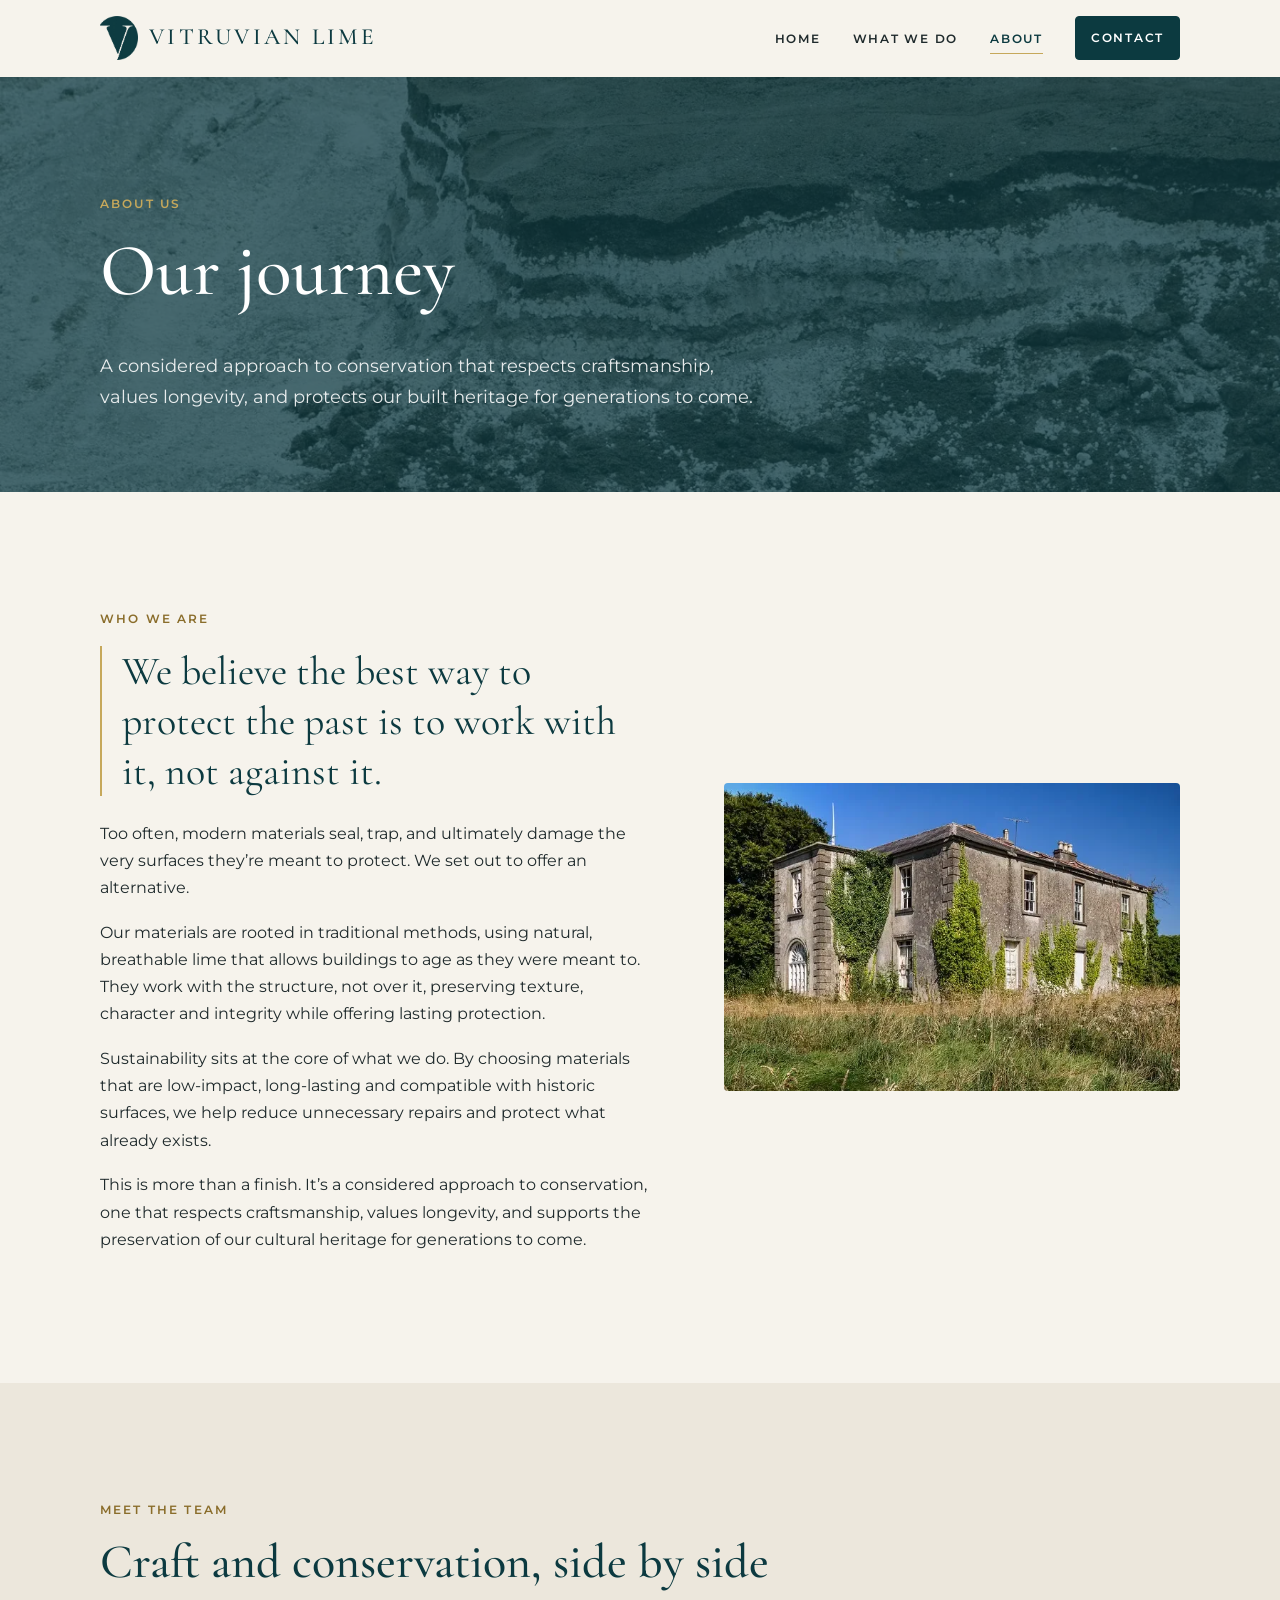
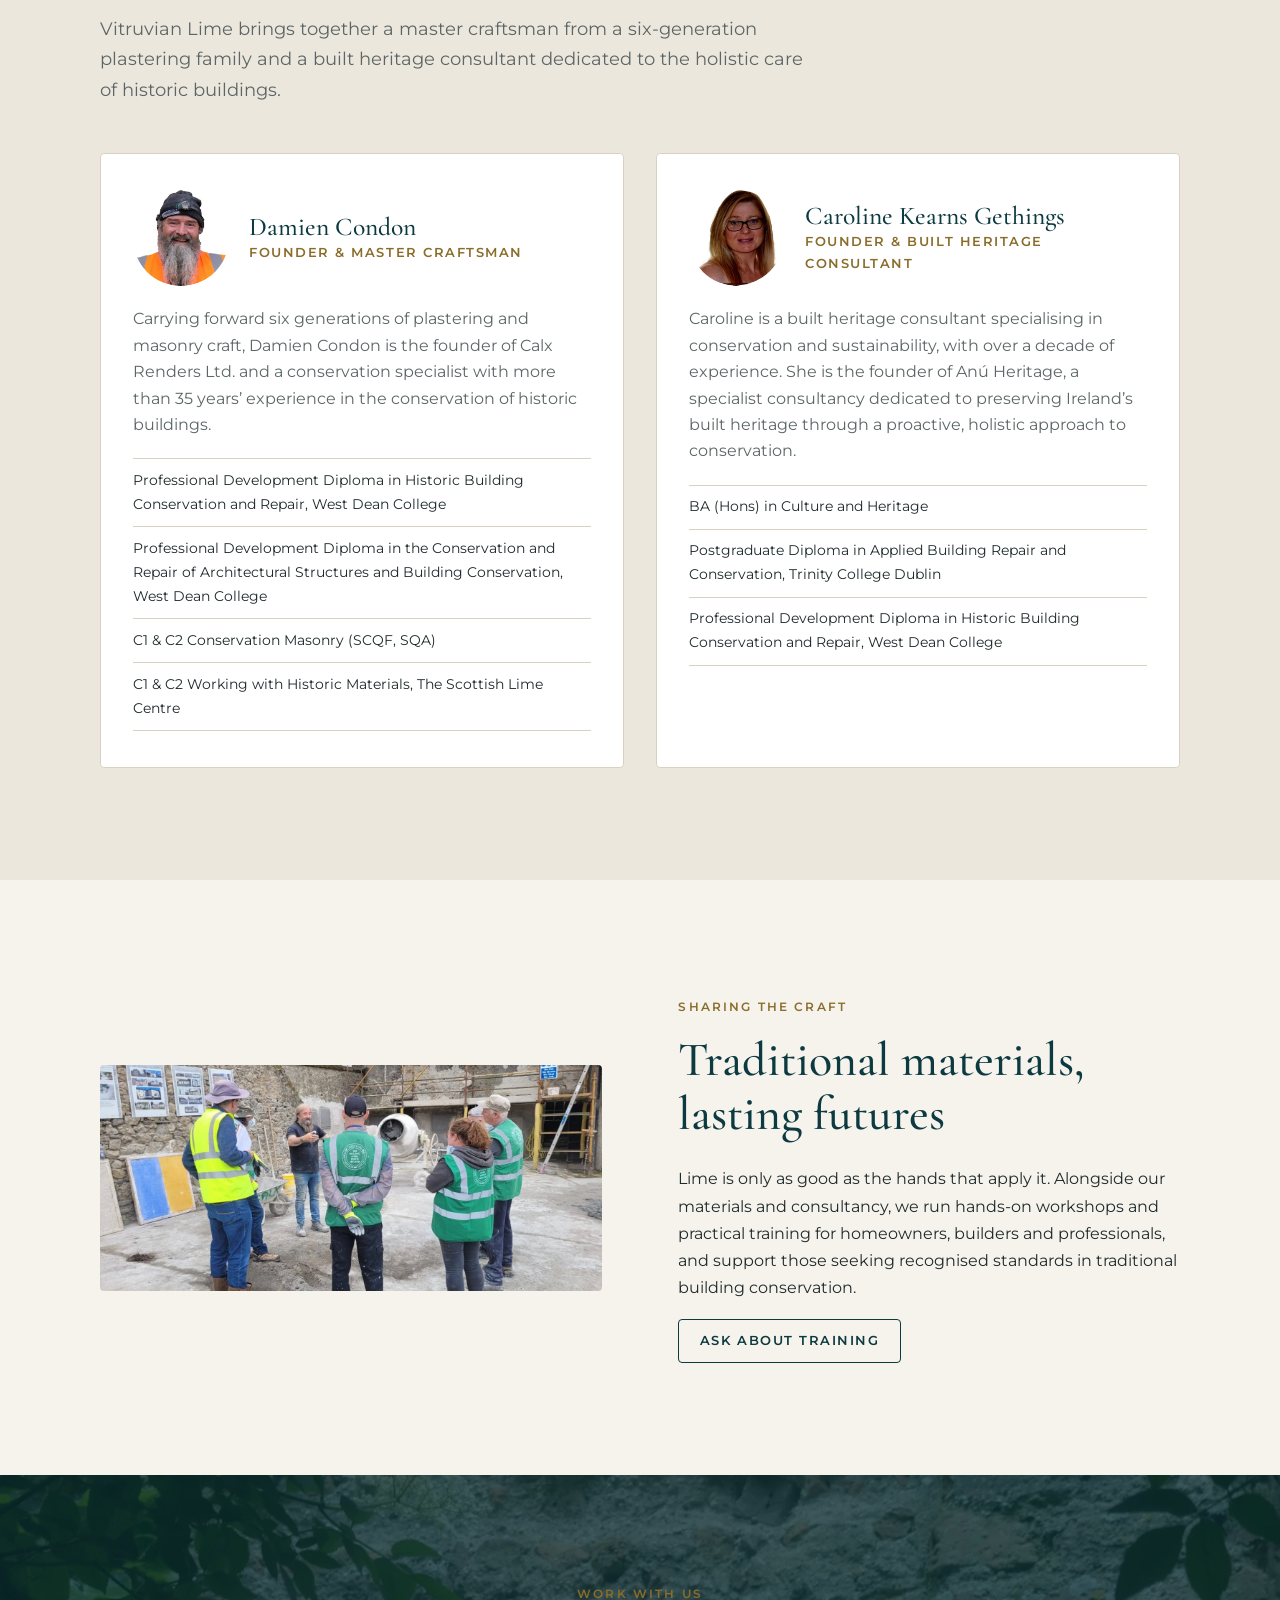
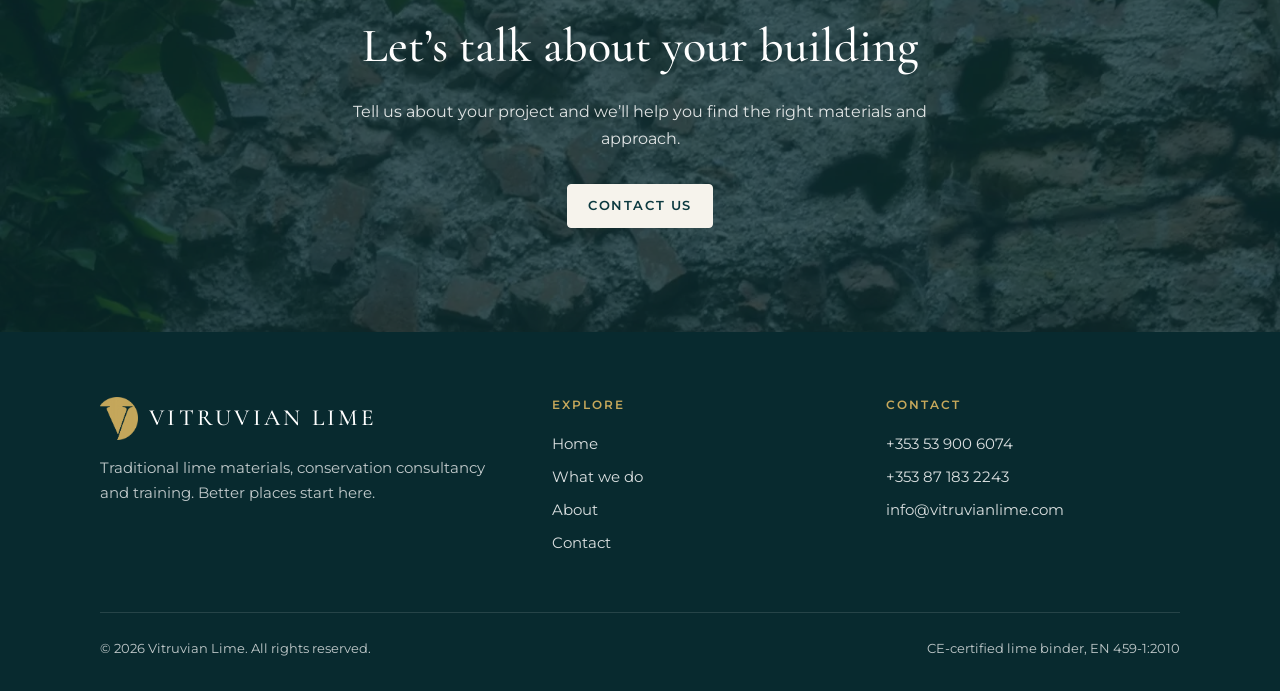
<file: about.html>
<!doctype html>
<html lang="en-IE">
<head>
  <meta charset="utf-8">
  <meta name="viewport" content="width=device-width, initial-scale=1">
  <title>About | Vitruvian Lime</title>
  <meta name="description" content="Vitruvian Lime was founded by conservation specialists Damien Condon and Caroline Kearns Gethings to offer a breathable, traditional alternative to modern materials.">
  <meta property="og:title" content="About Vitruvian Lime">
  <meta property="og:image" content="assets/img/workshop.webp">
  <meta name="theme-color" content="#0c3a40">
  <link rel="icon" type="image/png" href="favicon.png">
  <link rel="preconnect" href="https://fonts.googleapis.com">
  <link rel="preconnect" href="https://fonts.gstatic.com" crossorigin>
  <link href="https://fonts.googleapis.com/css2?family=Cormorant+Garamond:ital,wght@0,400;0,500;0,600;1,500&family=Montserrat:wght@400;500;600&display=swap" rel="stylesheet">
  <link rel="stylesheet" href="css/styles.css">
  <script src="js/main.js" defer></script>
</head>
<body>
  <a class="skip-link" href="#main">Skip to content</a>

  <header class="site-header">
    <div class="wrap">
      <a class="brand" href="index.html" aria-label="Vitruvian Lime home">
        <img src="assets/img/mark-teal.png" alt="" width="38" height="43">
        <span>Vitruvian Lime</span>
      </a>
      <button class="nav-toggle" aria-expanded="false" aria-controls="site-nav" aria-label="Menu"><span></span></button>
      <nav class="nav" id="site-nav" aria-label="Main">
        <ul>
          <li><a href="index.html">Home</a></li>
          <li><a href="index.html#services">What we do</a></li>
          <li><a href="about.html" aria-current="page">About</a></li>
          <li><a class="btn" href="contact.html">Contact</a></li>
        </ul>
      </nav>
    </div>
  </header>

  <main id="main">
    <section class="page-hero">
      <img src="assets/img/lime-in-stone.webp" alt="" width="1400" height="933">
      <div class="wrap">
        <span class="eyebrow">About us</span>
        <h1>Our journey</h1>
        <p>A considered approach to conservation that respects craftsmanship, values longevity, and protects our built heritage for generations to come.</p>
      </div>
    </section>

    <section class="section">
      <div class="wrap split split--wide-text">
        <div class="reveal">
          <span class="eyebrow">Who we are</span>
          <p class="pull-quote">We believe the best way to protect the past is to work with it, not against it.</p>
          <p>Too often, modern materials seal, trap, and ultimately damage the very surfaces they’re meant to protect. We set out to offer an alternative.</p>
          <p>Our materials are rooted in traditional methods, using natural, breathable lime that allows buildings to age as they were meant to. They work with the structure, not over it, preserving texture, character and integrity while offering lasting protection.</p>
          <p>Sustainability sits at the core of what we do. By choosing materials that are low-impact, long-lasting and compatible with historic surfaces, we help reduce unnecessary repairs and protect what already exists.</p>
          <p>This is more than a finish. It’s a considered approach to conservation, one that respects craftsmanship, values longevity, and supports the preservation of our cultural heritage for generations to come.</p>
        </div>
        <div class="reveal">
          <img src="assets/img/country-house.webp" alt="An ivy-covered country house" width="640" height="432" loading="lazy">
        </div>
      </div>
    </section>

    <section class="section section--stone" id="team">
      <div class="wrap">
        <div class="section-head reveal">
          <span class="eyebrow">Meet the team</span>
          <h2>Craft and conservation, side by side</h2>
          <p class="lead">Vitruvian Lime brings together a master craftsman from a six-generation plastering family and a built heritage consultant dedicated to the holistic care of historic buildings.</p>
        </div>
        <div class="team">
          <article class="person reveal">
            <div class="person-head">
              <img src="assets/img/damien-condon.webp" alt="Damien Condon" width="360" height="360" loading="lazy">
              <div>
                <h3>Damien Condon</h3>
                <p>Founder &amp; Master Craftsman</p>
              </div>
            </div>
            <p>Carrying forward six generations of plastering and masonry craft, Damien Condon is the founder of Calx Renders Ltd. and a conservation specialist with more than 35 years’ experience in the conservation of historic buildings.</p>
            <ul class="creds">
              <li>Professional Development Diploma in Historic Building Conservation and Repair, West Dean College</li>
              <li>Professional Development Diploma in the Conservation and Repair of Architectural Structures and Building Conservation, West Dean College</li>
              <li>C1 &amp; C2 Conservation Masonry (SCQF, SQA)</li>
              <li>C1 &amp; C2 Working with Historic Materials, The Scottish Lime Centre</li>
            </ul>
          </article>
          <article class="person reveal">
            <div class="person-head">
              <img src="assets/img/caroline-gethings.webp" alt="Caroline Kearns Gethings" width="360" height="360" loading="lazy">
              <div>
                <h3>Caroline Kearns Gethings</h3>
                <p>Founder &amp; Built Heritage Consultant</p>
              </div>
            </div>
            <p>Caroline is a built heritage consultant specialising in conservation and sustainability, with over a decade of experience. She is the founder of Anú Heritage, a specialist consultancy dedicated to preserving Ireland’s built heritage through a proactive, holistic approach to conservation.</p>
            <ul class="creds">
              <li>BA (Hons) in Culture and Heritage</li>
              <li>Postgraduate Diploma in Applied Building Repair and Conservation, Trinity College Dublin</li>
              <li>Professional Development Diploma in Historic Building Conservation and Repair, West Dean College</li>
            </ul>
          </article>
        </div>
      </div>
    </section>

    <section class="section">
      <div class="wrap split">
        <div class="reveal">
          <img src="assets/img/workshop.webp" alt="A group in high-visibility vests at a hands-on lime workshop" width="1400" height="630" loading="lazy">
        </div>
        <div class="reveal">
          <span class="eyebrow">Sharing the craft</span>
          <h2>Traditional materials, lasting futures</h2>
          <p>Lime is only as good as the hands that apply it. Alongside our materials and consultancy, we run hands-on workshops and practical training for homeowners, builders and professionals, and support those seeking recognised standards in traditional building conservation.</p>
          <a class="btn btn--ghost" href="contact.html?topic=training">Ask about training</a>
        </div>
      </div>
    </section>

    <section class="cta">
      <img src="assets/img/rubble-wall.webp" alt="" width="1600" height="1066" loading="lazy">
      <div class="wrap reveal">
        <span class="eyebrow">Work with us</span>
        <h2>Let’s talk about your building</h2>
        <p>Tell us about your project and we’ll help you find the right materials and approach.</p>
        <div class="btn-row">
          <a class="btn btn--light" href="contact.html">Contact us</a>
        </div>
      </div>
    </section>
  </main>

  <footer class="site-footer">
    <div class="wrap">
      <div class="footer-grid">
        <div>
          <a class="brand" href="index.html">
            <img src="assets/img/mark-gold.png" alt="" width="38" height="43">
            <span>Vitruvian Lime</span>
          </a>
          <p>Traditional lime materials, conservation consultancy and training. Better places start here.</p>
        </div>
        <div>
          <h4>Explore</h4>
          <ul>
            <li><a href="index.html">Home</a></li>
            <li><a href="index.html#services">What we do</a></li>
            <li><a href="about.html">About</a></li>
            <li><a href="contact.html">Contact</a></li>
          </ul>
        </div>
        <div>
          <h4>Contact</h4>
          <ul>
            <li><a href="tel:+353539006074">+353 53 900 6074</a></li>
            <li><a href="tel:+353871832243">+353 87 183 2243</a></li>
            <li data-email-row><a data-email href="#"></a></li>
          </ul>
        </div>
      </div>
      <div class="footer-base">
        <span>&copy; <span data-year>2026</span> Vitruvian Lime. All rights reserved.</span>
        <span>CE-certified lime binder, EN&nbsp;459-1:2010</span>
      </div>
    </div>
  </footer>
</body>
</html>
</file>
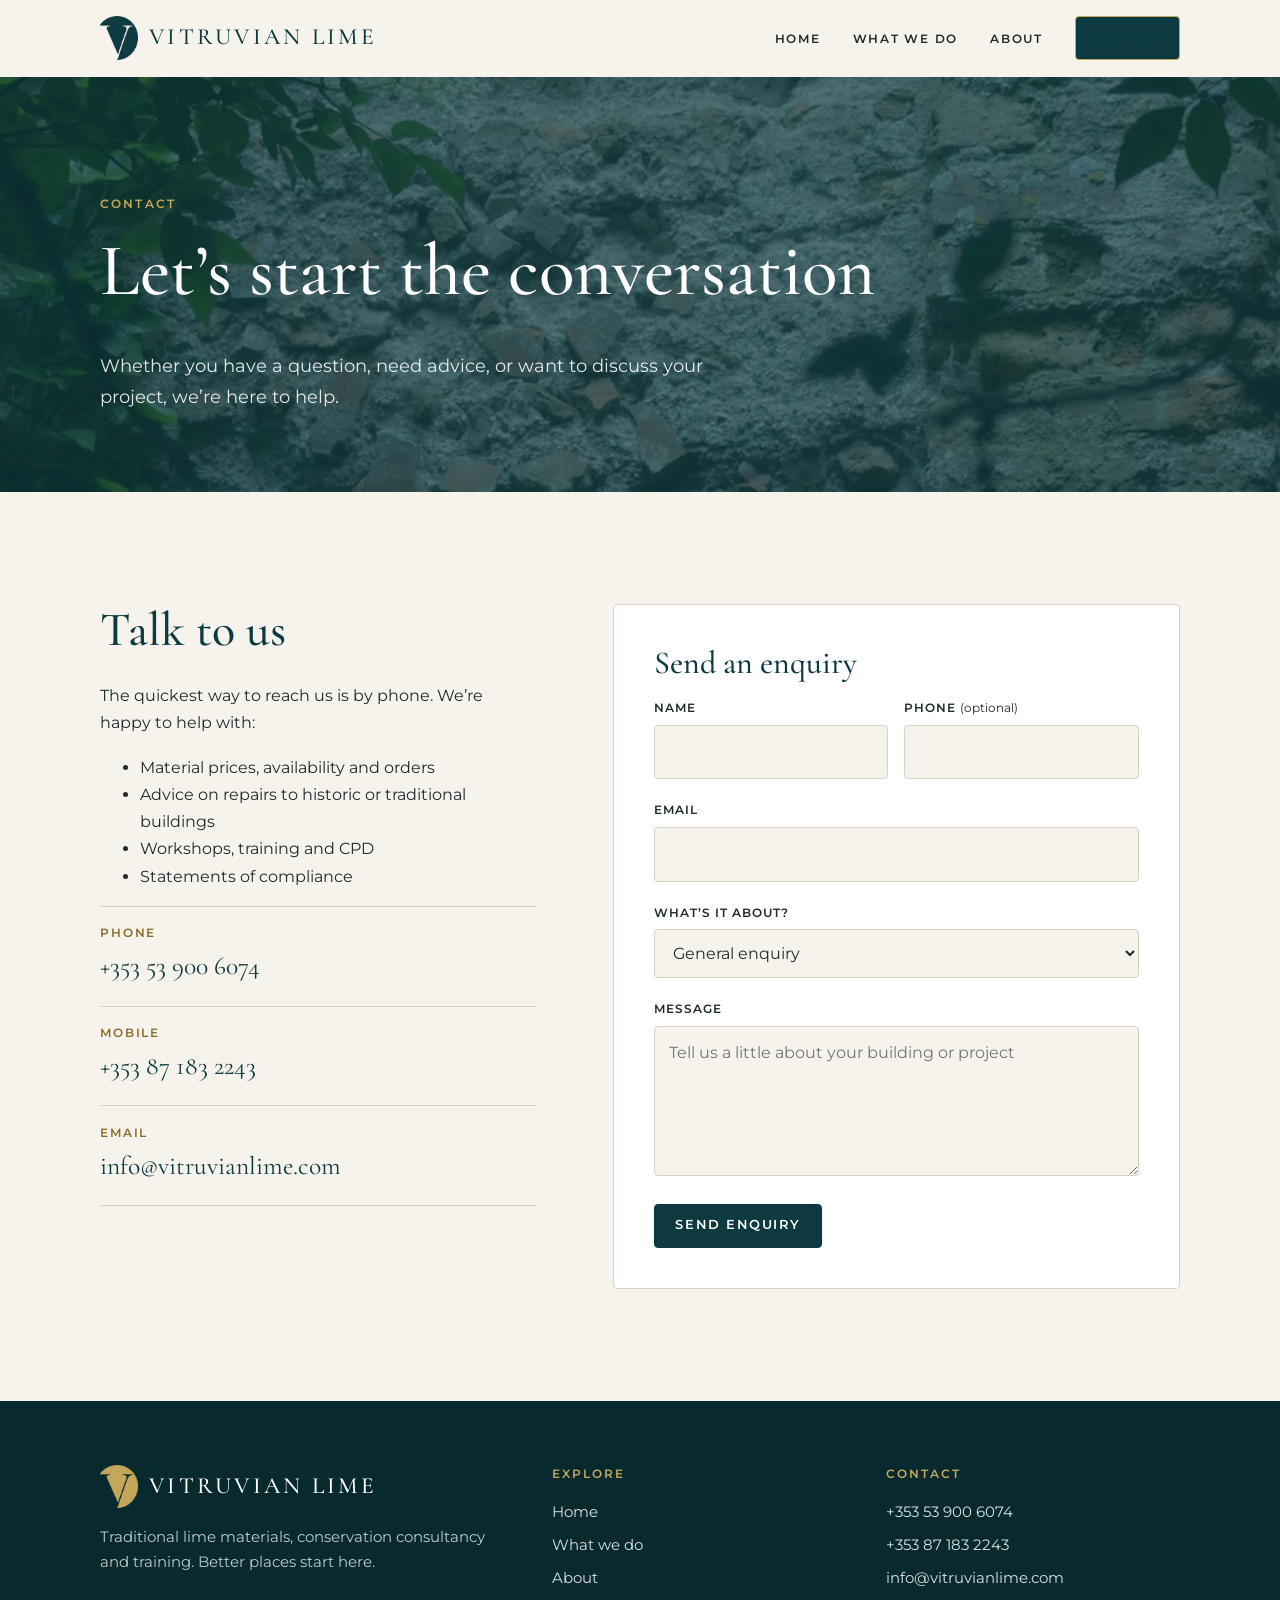
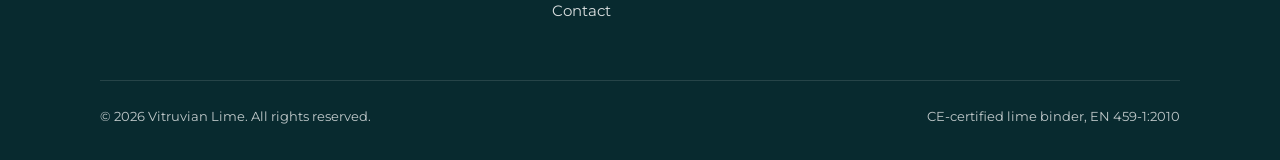
<file: contact.html>
<!doctype html>
<html lang="en-IE">
<head>
  <meta charset="utf-8">
  <meta name="viewport" content="width=device-width, initial-scale=1">
  <title>Contact | Vitruvian Lime</title>
  <meta name="description" content="Get in touch with Vitruvian Lime about lime materials, conservation consultancy, or courses and training.">
  <meta property="og:title" content="Contact Vitruvian Lime">
  <meta name="theme-color" content="#0c3a40">
  <link rel="icon" type="image/png" href="favicon.png">
  <link rel="preconnect" href="https://fonts.googleapis.com">
  <link rel="preconnect" href="https://fonts.gstatic.com" crossorigin>
  <link href="https://fonts.googleapis.com/css2?family=Cormorant+Garamond:ital,wght@0,400;0,500;0,600;1,500&family=Montserrat:wght@400;500;600&display=swap" rel="stylesheet">
  <link rel="stylesheet" href="css/styles.css">
  <script src="js/main.js" defer></script>
</head>
<body>
  <a class="skip-link" href="#main">Skip to content</a>

  <header class="site-header">
    <div class="wrap">
      <a class="brand" href="index.html" aria-label="Vitruvian Lime home">
        <img src="assets/img/mark-teal.png" alt="" width="38" height="43">
        <span>Vitruvian Lime</span>
      </a>
      <button class="nav-toggle" aria-expanded="false" aria-controls="site-nav" aria-label="Menu"><span></span></button>
      <nav class="nav" id="site-nav" aria-label="Main">
        <ul>
          <li><a href="index.html">Home</a></li>
          <li><a href="index.html#services">What we do</a></li>
          <li><a href="about.html">About</a></li>
          <li><a class="btn" href="contact.html" aria-current="page">Contact</a></li>
        </ul>
      </nav>
    </div>
  </header>

  <main id="main">
    <section class="page-hero">
      <img src="assets/img/rubble-wall.webp" alt="" width="1600" height="1066">
      <div class="wrap">
        <span class="eyebrow">Contact</span>
        <h1>Let’s start the conversation</h1>
        <p>Whether you have a question, need advice, or want to discuss your project, we’re here to help.</p>
      </div>
    </section>

    <section class="section">
      <div class="wrap contact-grid">
        <div class="reveal">
          <h2>Talk to us</h2>
          <p>The quickest way to reach us is by phone. We’re happy to help with:</p>
          <ul>
            <li>Material prices, availability and orders</li>
            <li>Advice on repairs to historic or traditional buildings</li>
            <li>Workshops, training and CPD</li>
            <li>Statements of compliance</li>
          </ul>
          <ul class="contact-list">
            <li>
              <span class="label">Phone</span>
              <a href="tel:+353539006074">+353 53 900 6074</a>
            </li>
            <li>
              <span class="label">Mobile</span>
              <a href="tel:+353871832243">+353 87 183 2243</a>
            </li>
            <li data-email-row>
              <span class="label">Email</span>
              <a data-email href="#"></a>
            </li>
          </ul>
        </div>

        <form class="form reveal" id="contact-form" novalidate>
          <h2>Send an enquiry</h2>
          <div class="field-row">
            <div class="field">
              <label for="name">Name</label>
              <input id="name" name="name" type="text" autocomplete="name" required>
              <p class="error">Please enter your name.</p>
            </div>
            <div class="field">
              <label for="phone">Phone <span style="font-weight:400;text-transform:none;letter-spacing:0">(optional)</span></label>
              <input id="phone" name="phone" type="tel" autocomplete="tel">
            </div>
          </div>
          <div class="field">
            <label for="email">Email</label>
            <input id="email" name="email" type="email" autocomplete="email" required>
            <p class="error">Please enter a valid email address.</p>
          </div>
          <div class="field">
            <label for="topic">What’s it about?</label>
            <select id="topic" name="topic">
              <option value="General enquiry">General enquiry</option>
              <option value="order">Materials &amp; ordering</option>
              <option value="consultancy">Conservation consultancy</option>
              <option value="training">Courses &amp; training</option>
            </select>
          </div>
          <div class="field">
            <label for="message">Message</label>
            <textarea id="message" name="message" required placeholder="Tell us a little about your building or project"></textarea>
            <p class="error">Please add a message.</p>
          </div>
          <div class="hp" aria-hidden="true">
            <label for="website">Leave this field empty</label>
            <input id="website" name="website" type="text" tabindex="-1" autocomplete="off">
          </div>
          <button class="btn" type="submit">Send enquiry</button>
          <p class="form-status" role="status" aria-live="polite"></p>
        </form>
      </div>
    </section>
  </main>

  <footer class="site-footer">
    <div class="wrap">
      <div class="footer-grid">
        <div>
          <a class="brand" href="index.html">
            <img src="assets/img/mark-gold.png" alt="" width="38" height="43">
            <span>Vitruvian Lime</span>
          </a>
          <p>Traditional lime materials, conservation consultancy and training. Better places start here.</p>
        </div>
        <div>
          <h4>Explore</h4>
          <ul>
            <li><a href="index.html">Home</a></li>
            <li><a href="index.html#services">What we do</a></li>
            <li><a href="about.html">About</a></li>
            <li><a href="contact.html">Contact</a></li>
          </ul>
        </div>
        <div>
          <h4>Contact</h4>
          <ul>
            <li><a href="tel:+353539006074">+353 53 900 6074</a></li>
            <li><a href="tel:+353871832243">+353 87 183 2243</a></li>
            <li data-email-row><a data-email href="#"></a></li>
          </ul>
        </div>
      </div>
      <div class="footer-base">
        <span>&copy; <span data-year>2026</span> Vitruvian Lime. All rights reserved.</span>
        <span>CE-certified lime binder, EN&nbsp;459-1:2010</span>
      </div>
    </div>
  </footer>
</body>
</html>
</file>
<file: css/styles.css>
/* Vitruvian Lime — site styles */

:root {
  --teal-900: #082a2f;
  --teal: #0c3a40;
  --teal-700: #14525a;
  --gold: #c6a85b;
  --gold-dark: #8a6d2b;
  --cream: #f6f3ec;
  --stone: #ece7dc;
  --ink: #1f2a2c;
  --muted: #5d6667;
  --line: #d9d2c3;
  --white: #fff;

  --serif: "Cormorant Garamond", Georgia, "Times New Roman", serif;
  --sans: "Montserrat", system-ui, -apple-system, "Segoe UI", sans-serif;

  --wrap: 1160px;
  --gutter: clamp(16px, 4vw, 40px);
  --radius: 4px;
  --header-h: 76px;
}

*,
*::before,
*::after { box-sizing: border-box; }

html { scroll-behavior: smooth; scroll-padding-top: var(--header-h); }
@media (prefers-reduced-motion: reduce) { html { scroll-behavior: auto; } }

body {
  margin: 0;
  background: var(--cream);
  color: var(--ink);
  font-family: var(--sans);
  font-size: 16px;
  line-height: 1.7;
  -webkit-font-smoothing: antialiased;
}

img { display: block; max-width: 100%; height: auto; }
a { color: var(--teal-700); }
a:hover { color: var(--teal); }

h1, h2, h3 {
  font-family: var(--serif);
  font-weight: 500;
  line-height: 1.12;
  color: var(--teal);
  margin: 0 0 .5em;
}
h1 { font-size: clamp(2.6rem, 6vw, 4.6rem); }
h2 { font-size: clamp(2rem, 4vw, 3rem); }
h3 { font-size: 1.6rem; }
p { margin: 0 0 1.1em; }

.wrap { max-width: var(--wrap); margin: 0 auto; padding: 0 var(--gutter); }

.eyebrow {
  display: inline-block;
  font-size: .75rem;
  font-weight: 600;
  letter-spacing: .18em;
  text-transform: uppercase;
  color: var(--gold-dark);
  margin-bottom: 1rem;
}

.lead { font-size: 1.125rem; color: var(--muted); max-width: 46rem; }

.skip-link {
  position: absolute; left: -999px; top: 8px;
  background: var(--teal); color: var(--white); padding: .5rem 1rem; z-index: 100;
}
.skip-link:focus { left: 8px; }

:focus-visible { outline: 2px solid var(--gold-dark); outline-offset: 3px; }

/* Buttons */
.btn {
  display: inline-flex; align-items: center; justify-content: center; gap: .5em;
  min-height: 44px;
  padding: .9em 1.6em;
  border: 1px solid var(--teal);
  border-radius: var(--radius);
  background: var(--teal);
  color: var(--white);
  font: 600 .8rem/1 var(--sans);
  letter-spacing: .12em;
  text-transform: uppercase;
  text-decoration: none;
  cursor: pointer;
  transition: background .2s, color .2s, border-color .2s;
}
.btn:hover { background: var(--teal-900); border-color: var(--teal-900); color: var(--white); }
.btn--ghost { background: transparent; color: var(--teal); }
.btn--ghost:hover { background: var(--teal); color: var(--white); }
.btn--light { background: var(--cream); border-color: var(--cream); color: var(--teal); }
.btn--light:hover { background: var(--white); border-color: var(--white); color: var(--teal); }
.btn--outline-light { background: transparent; border-color: rgba(255,255,255,.7); color: var(--white); }
.btn--outline-light:hover { background: var(--white); color: var(--teal); }
.btn-row { display: flex; flex-wrap: wrap; gap: .75rem; }

/* Header */
.site-header {
  position: sticky; top: 0; z-index: 50;
  background: rgba(246, 243, 236, .96);
  backdrop-filter: blur(6px);
  border-bottom: 1px solid transparent;
  transition: border-color .2s, box-shadow .2s;
}
.site-header.is-scrolled { border-color: var(--line); box-shadow: 0 2px 16px rgba(12,58,64,.06); }
.site-header .wrap {
  display: flex; align-items: center; justify-content: space-between;
  height: var(--header-h);
}

.brand { display: flex; align-items: center; gap: .7rem; min-height: 44px; text-decoration: none; color: var(--teal); }
.brand img { width: 38px; height: auto; }
.brand span {
  font-family: var(--serif);
  font-size: 1.45rem;
  font-weight: 500;
  letter-spacing: .14em;
  text-transform: uppercase;
  white-space: nowrap;
}

.nav ul { list-style: none; margin: 0; padding: 0; display: flex; align-items: center; gap: 2rem; }
.nav a {
  font-size: .78rem; font-weight: 600; letter-spacing: .14em; text-transform: uppercase;
  color: var(--ink); text-decoration: none; padding: .4rem 0;
  border-bottom: 1px solid transparent;
}
.nav a:hover, .nav a[aria-current="page"] { color: var(--teal); border-color: var(--gold); }
.nav .btn { padding: .75em 1.2em; color: var(--white); border-bottom: 1px solid var(--teal); }
.nav .btn:hover { color: var(--white); }

.nav-toggle {
  display: none;
  width: 44px; height: 44px; padding: 0;
  background: none; border: 0; cursor: pointer; color: var(--teal);
}
.nav-toggle span, .nav-toggle span::before, .nav-toggle span::after {
  display: block; width: 24px; height: 2px; margin: 0 auto;
  background: currentColor; position: relative; transition: transform .25s, background .25s;
}
.nav-toggle span::before, .nav-toggle span::after { content: ""; position: absolute; left: 0; }
.nav-toggle span::before { top: -7px; }
.nav-toggle span::after { top: 7px; }
.nav-open .nav-toggle span { background: transparent; }
.nav-open .nav-toggle span::before { transform: translateY(7px) rotate(45deg); }
.nav-open .nav-toggle span::after { transform: translateY(-7px) rotate(-45deg); }

@media (max-width: 860px) {
  .nav-toggle { display: block; }
  .nav {
    position: fixed; inset: var(--header-h) 0 auto 0;
    background: var(--cream);
    border-bottom: 1px solid var(--line);
    padding: 1rem var(--gutter) 1.5rem;
    display: none;
  }
  .nav-open .nav { display: block; }
  .nav ul { flex-direction: column; align-items: stretch; gap: 0; }
  .nav li a { display: block; padding: 1rem 0; border-bottom: 1px solid var(--line); }
  .nav li:last-child a { display: flex; margin-top: 1rem; }
  .nav-open .nav { box-shadow: 0 12px 24px rgba(8, 42, 47, .12); }
  body.nav-open { overflow: hidden; }
}
@media (max-width: 400px) { .brand span { font-size: 1.15rem; letter-spacing: .1em; } }

/* Hero */
.hero {
  position: relative;
  min-height: min(86vh, 760px);
  min-height: min(86svh, 760px); /* visible height on mobile, excluding browser toolbars */
  display: flex; align-items: flex-end;
  color: var(--white);
  background: var(--teal-900);
  overflow: hidden;
}
.hero > img {
  position: absolute; inset: 0; width: 100%; height: 100%; object-fit: cover;
}
.hero::after {
  content: ""; position: absolute; inset: 0;
  background:
    linear-gradient(90deg, rgba(8,42,47,.55) 0%, rgba(8,42,47,.2) 60%, rgba(8,42,47,0) 100%),
    linear-gradient(180deg, rgba(8,42,47,.25) 0%, rgba(8,42,47,.55) 45%, rgba(8,42,47,.92) 100%);
}
.hero .wrap { position: relative; z-index: 1; width: 100%; padding-top: 6rem; padding-bottom: clamp(3rem, 8vw, 6rem); }
.hero h1 { color: var(--white); max-width: 14ch; }
.hero .eyebrow { color: #e2c886; text-shadow: 0 1px 8px rgba(8,42,47,.6); }
.hero h1, .hero p { text-shadow: 0 1px 12px rgba(8,42,47,.35); }
.hero p { font-size: 1.15rem; max-width: 40rem; color: rgba(255,255,255,.88); margin-bottom: 2rem; }
@media (max-width: 560px) {
  .hero .wrap { padding-top: 3rem; padding-bottom: 2.5rem; }
  .hero h1 { font-size: 2.4rem; }
  .hero p { font-size: 1rem; margin-bottom: 1.5rem; }
  .page-hero p { font-size: 1rem; }
}
@media (max-width: 560px) and (max-height: 600px) {
  .hero .wrap { padding-top: 2rem; padding-bottom: 1.75rem; }
  .hero h1 { font-size: 2.1rem; }
  .hero .eyebrow { margin-bottom: .6rem; }
}

.page-hero {
  position: relative; color: var(--white); background: var(--teal); overflow: hidden;
}
.page-hero > img { position: absolute; inset: 0; width: 100%; height: 100%; object-fit: cover; opacity: .28; }
.page-hero .wrap { position: relative; padding-top: clamp(4rem, 10vw, 7rem); padding-bottom: clamp(3rem, 8vw, 5rem); }
.page-hero h1 { color: var(--white); }
.page-hero .eyebrow { color: var(--gold); }
.page-hero p { color: rgba(255,255,255,.88); font-size: 1.15rem; max-width: 42rem; margin: 0; }

/* Sections */
.section { padding: clamp(4rem, 9vw, 7rem) 0; }
.section--stone { background: var(--stone); }
.section--teal { background: var(--teal); color: rgba(255,255,255,.88); }
.section--teal h2, .section--teal h3 { color: var(--white); }
.section--teal .eyebrow { color: var(--gold); }
.section-head { max-width: 44rem; margin-bottom: 3rem; }

.split {
  display: grid; grid-template-columns: 1fr 1fr; gap: clamp(2rem, 6vw, 5rem); align-items: center;
}
.split--wide-text { grid-template-columns: 1.2fr 1fr; }
.split img { width: 100%; border-radius: var(--radius); }
@media (max-width: 860px) { .split, .split--wide-text { grid-template-columns: 1fr; } }

.pull-quote {
  font-family: var(--serif);
  font-size: clamp(1.7rem, 3.4vw, 2.5rem);
  line-height: 1.25;
  color: var(--teal);
  margin: 0 0 1.5rem;
  padding-left: 1.25rem;
  border-left: 2px solid var(--gold);
}

/* Cards */
.cards { display: grid; grid-template-columns: repeat(3, 1fr); gap: 1.5rem; }
@media (max-width: 960px) { .cards { grid-template-columns: 1fr; } }
.card {
  background: var(--white);
  border: 1px solid var(--line);
  border-radius: var(--radius);
  padding: 2.25rem 2rem;
  display: flex; flex-direction: column;
}
.card .num { font-family: var(--serif); font-size: 1.1rem; color: var(--gold-dark); margin-bottom: 1.25rem; }
.card ul { margin: 0 0 1.5rem; padding-left: 1.1rem; color: var(--muted); }
.card ul li { margin-bottom: .4rem; }
.card p { color: var(--muted); }
.card .card-link {
  margin-top: auto;
  display: inline-flex; align-items: center; min-height: 44px; align-self: flex-start;
  font-size: .78rem; font-weight: 600; letter-spacing: .14em; text-transform: uppercase;
  text-decoration: none; color: var(--teal);
}
.card .card-link:hover { color: var(--gold-dark); }

/* Product ranges */
.ranges { display: grid; grid-template-columns: repeat(2, 1fr); gap: 0 2.5rem; margin: 2rem 0; }
@media (max-width: 560px) { .ranges { grid-template-columns: 1fr; } }
.range { padding: 1.25rem 0; border-top: 1px solid var(--line); }
.range h3 { font-size: 1.4rem; margin-bottom: .25rem; }
.range p { margin: 0; font-size: .92rem; color: var(--muted); }
.note {
  font-size: .92rem; color: var(--muted);
  background: var(--white); border-left: 3px solid var(--gold); padding: 1rem 1.25rem; border-radius: 0 var(--radius) var(--radius) 0;
}

/* Benefits */
.benefits { display: grid; grid-template-columns: repeat(4, 1fr); gap: 2rem; }
@media (max-width: 960px) { .benefits { grid-template-columns: repeat(2, 1fr); } }
@media (max-width: 560px) { .benefits { grid-template-columns: 1fr; } }
.benefit h3 { font-size: 1.45rem; }
.benefit h3::before {
  content: ""; display: block; width: 32px; height: 1px; background: var(--gold); margin-bottom: 1rem;
}
.benefit p { font-size: .95rem; margin: 0; }

.compliance {
  margin-top: 3.5rem; padding-top: 2rem;
  border-top: 1px solid rgba(255,255,255,.18);
  display: flex; gap: 1.25rem; align-items: flex-start;
  font-size: .95rem;
}
.compliance img { width: 34px; flex: none; margin-top: .2rem; }
.compliance strong { color: var(--white); font-weight: 600; letter-spacing: .08em; text-transform: uppercase; font-size: .78rem; display: block; margin-bottom: .25rem; }

/* Team */
.team { display: grid; grid-template-columns: 1fr 1fr; gap: 2rem; }
@media (max-width: 860px) { .team { grid-template-columns: 1fr; } }
.person {
  background: var(--white); border: 1px solid var(--line); border-radius: var(--radius);
  padding: 2.25rem 2rem;
}
.person-head { display: flex; align-items: center; gap: 1.25rem; margin-bottom: 1.25rem; }
.person-head img { width: 96px; height: 96px; border-radius: 50%; object-fit: cover; flex: none; background: var(--stone); }
.person-head h3 { margin: 0; }
.person-head p { margin: 0; font-size: .8rem; font-weight: 600; letter-spacing: .12em; text-transform: uppercase; color: var(--gold-dark); }
.person > p { color: var(--muted); font-size: .97rem; }
.creds { list-style: none; margin: 1.25rem 0 0; padding: 0; border-top: 1px solid var(--line); }
.creds li { padding: .6rem 0; border-bottom: 1px solid var(--line); font-size: .88rem; color: var(--ink); }

/* CTA band */
.cta {
  position: relative; overflow: hidden;
  background: var(--teal-900); color: var(--white); text-align: center;
}
.cta > img { position: absolute; inset: 0; width: 100%; height: 100%; object-fit: cover; opacity: .22; }
.cta .wrap { position: relative; padding-top: clamp(4rem, 9vw, 6.5rem); padding-bottom: clamp(4rem, 9vw, 6.5rem); }
.cta h2 { color: var(--white); }
.cta p { color: rgba(255,255,255,.85); max-width: 36rem; margin: 0 auto 2rem; }
.cta .btn-row { justify-content: center; }

/* Contact */
.contact-grid { display: grid; grid-template-columns: 1fr 1.3fr; gap: clamp(2rem, 6vw, 5rem); }
@media (max-width: 860px) { .contact-grid { grid-template-columns: 1fr; } }
.contact-list { list-style: none; margin: 0 0 2rem; padding: 0; }
.contact-list li { padding: 1.1rem 0; border-bottom: 1px solid var(--line); }
.contact-list li:first-child { border-top: 1px solid var(--line); }
.contact-list .label {
  display: block; font-size: .72rem; font-weight: 600; letter-spacing: .16em; text-transform: uppercase; color: var(--gold-dark);
}
.contact-list a { display: inline-flex; align-items: center; min-height: 44px; font-family: var(--serif); font-size: 1.6rem; color: var(--teal); text-decoration: none; overflow-wrap: anywhere; }
.contact-list a:hover { color: var(--gold-dark); }

.form {
  background: var(--white); border: 1px solid var(--line); border-radius: var(--radius);
  padding: clamp(1.5rem, 4vw, 2.5rem);
}
.form h2 { font-size: 2rem; }
.field { margin-bottom: 1.25rem; }
.field-row { display: grid; grid-template-columns: 1fr 1fr; gap: 1rem; }
@media (max-width: 560px) { .field-row { grid-template-columns: 1fr; } }
.field label { display: block; font-size: .78rem; font-weight: 600; letter-spacing: .08em; text-transform: uppercase; margin-bottom: .4rem; }
.field input, .field select, .field textarea {
  width: 100%;
  font: inherit; font-size: 1rem; color: var(--ink);
  background: var(--cream);
  border: 1px solid var(--line); border-radius: var(--radius);
  padding: .8rem .9rem;
}
.field textarea { min-height: 150px; resize: vertical; }
.field input:focus, .field select:focus, .field textarea:focus { outline: none; border-color: var(--teal-700); box-shadow: 0 0 0 3px rgba(20,82,90,.15); }
.field .error { display: none; color: #a1352a; font-size: .85rem; margin-top: .35rem; }
.field.invalid input, .field.invalid textarea { border-color: #a1352a; }
.field.invalid .error { display: block; }
.form-status { margin: 1rem 0 0; font-size: .95rem; }
.form-status:empty { display: none; }
.hp { position: absolute; left: -9999px; }

/* Footer */
.site-footer { background: var(--teal-900); color: rgba(255,255,255,.75); font-size: .92rem; }
.site-footer .wrap { padding-top: 4rem; padding-bottom: 2rem; }
.footer-grid { display: grid; grid-template-columns: 1.4fr 1fr 1fr; gap: 2.5rem; padding-bottom: 3rem; }
@media (max-width: 760px) { .footer-grid { grid-template-columns: 1fr; } }
.site-footer .brand { color: var(--white); margin-bottom: 1rem; }
.site-footer h4 {
  margin: 0 0 1rem; color: var(--gold);
  font-size: .72rem; font-weight: 600; letter-spacing: .18em; text-transform: uppercase;
}
.site-footer ul { list-style: none; margin: 0; padding: 0; }
.site-footer li { margin-bottom: .5rem; }
@media (max-width: 860px) {
  .site-footer li { margin-bottom: 0; }
  .site-footer li a { display: inline-flex; align-items: center; min-height: 44px; }
}
.site-footer a { color: rgba(255,255,255,.85); text-decoration: none; }
.site-footer a:hover { color: var(--white); text-decoration: underline; }
.footer-base {
  border-top: 1px solid rgba(255,255,255,.12); padding-top: 1.5rem;
  display: flex; flex-wrap: wrap; justify-content: space-between; gap: 1rem; font-size: .82rem;
}

/* Reveal on scroll (only when JS adds .js to <html>) */
.js .reveal { opacity: 0; transform: translateY(18px); transition: opacity .7s ease, transform .7s ease; }
.js .reveal.is-visible { opacity: 1; transform: none; }
@media (prefers-reduced-motion: reduce) {
  .js .reveal { opacity: 1; transform: none; transition: none; }
}
</file>
